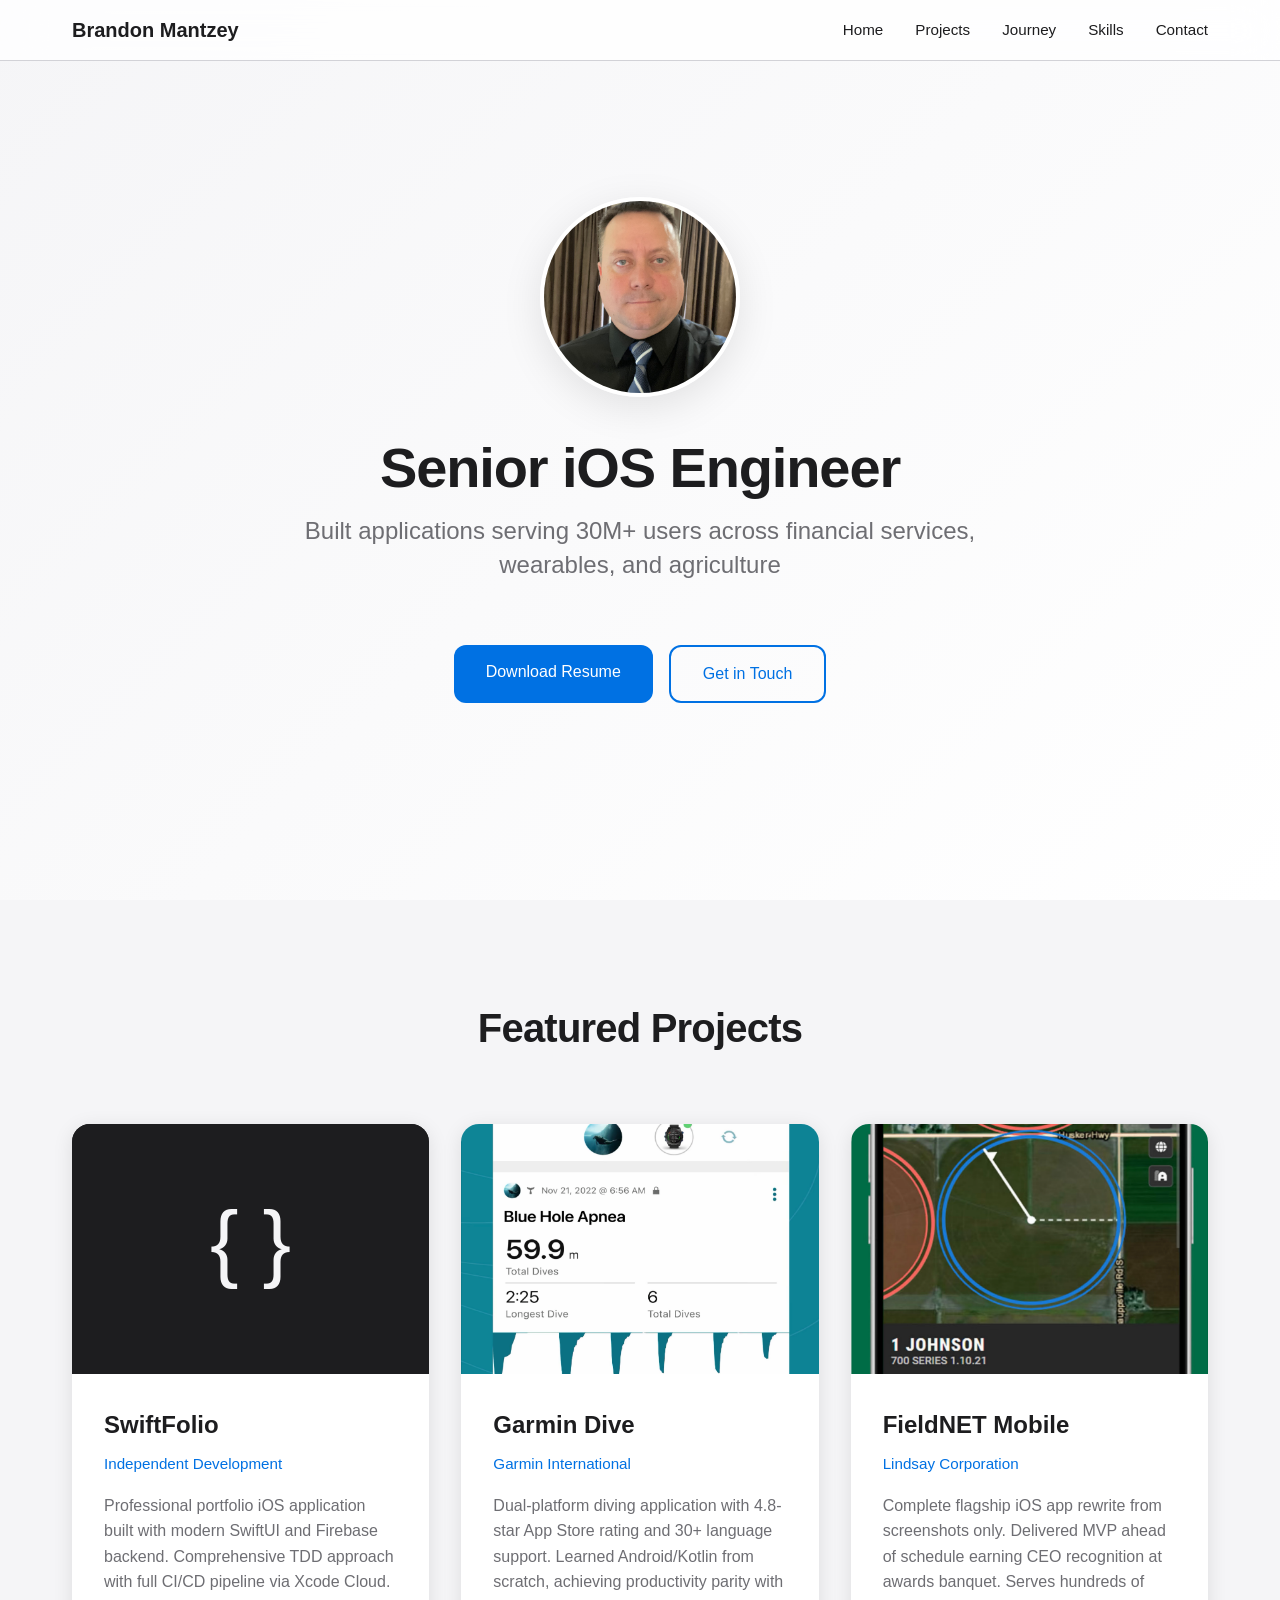
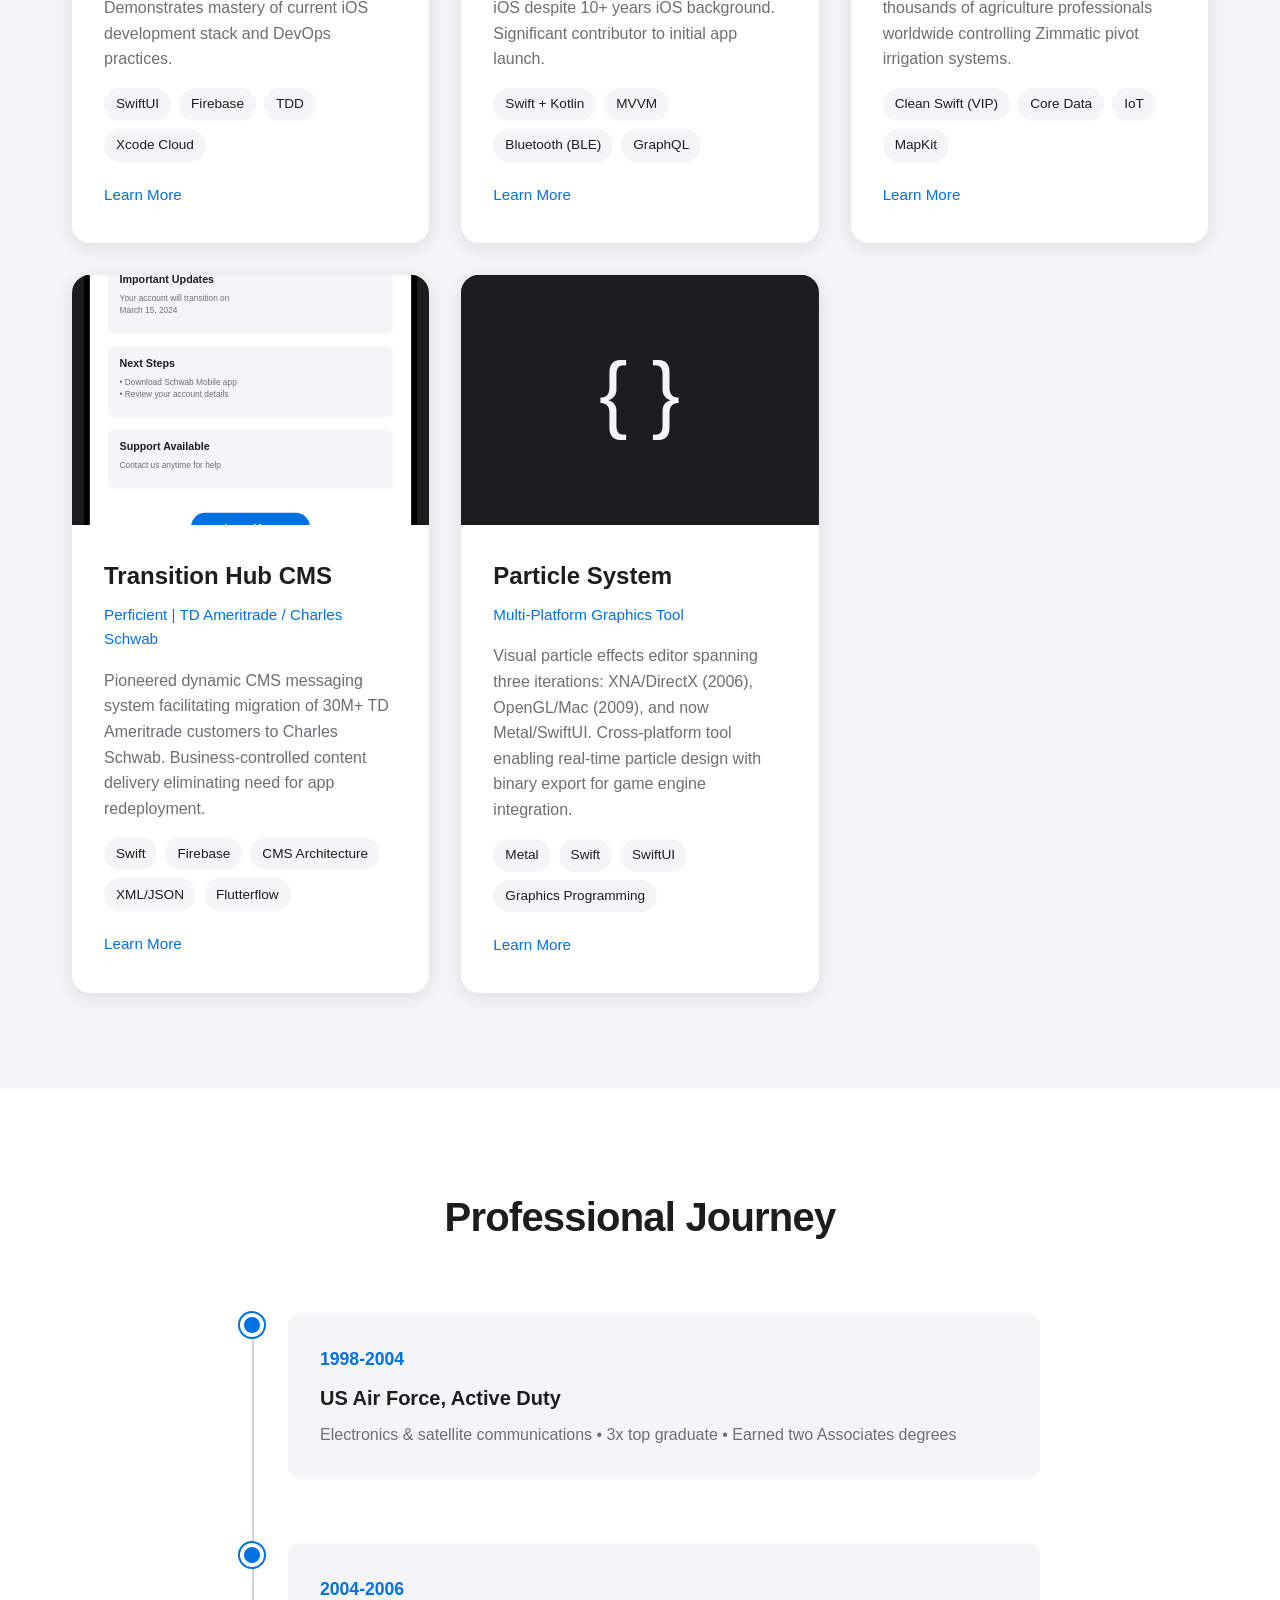
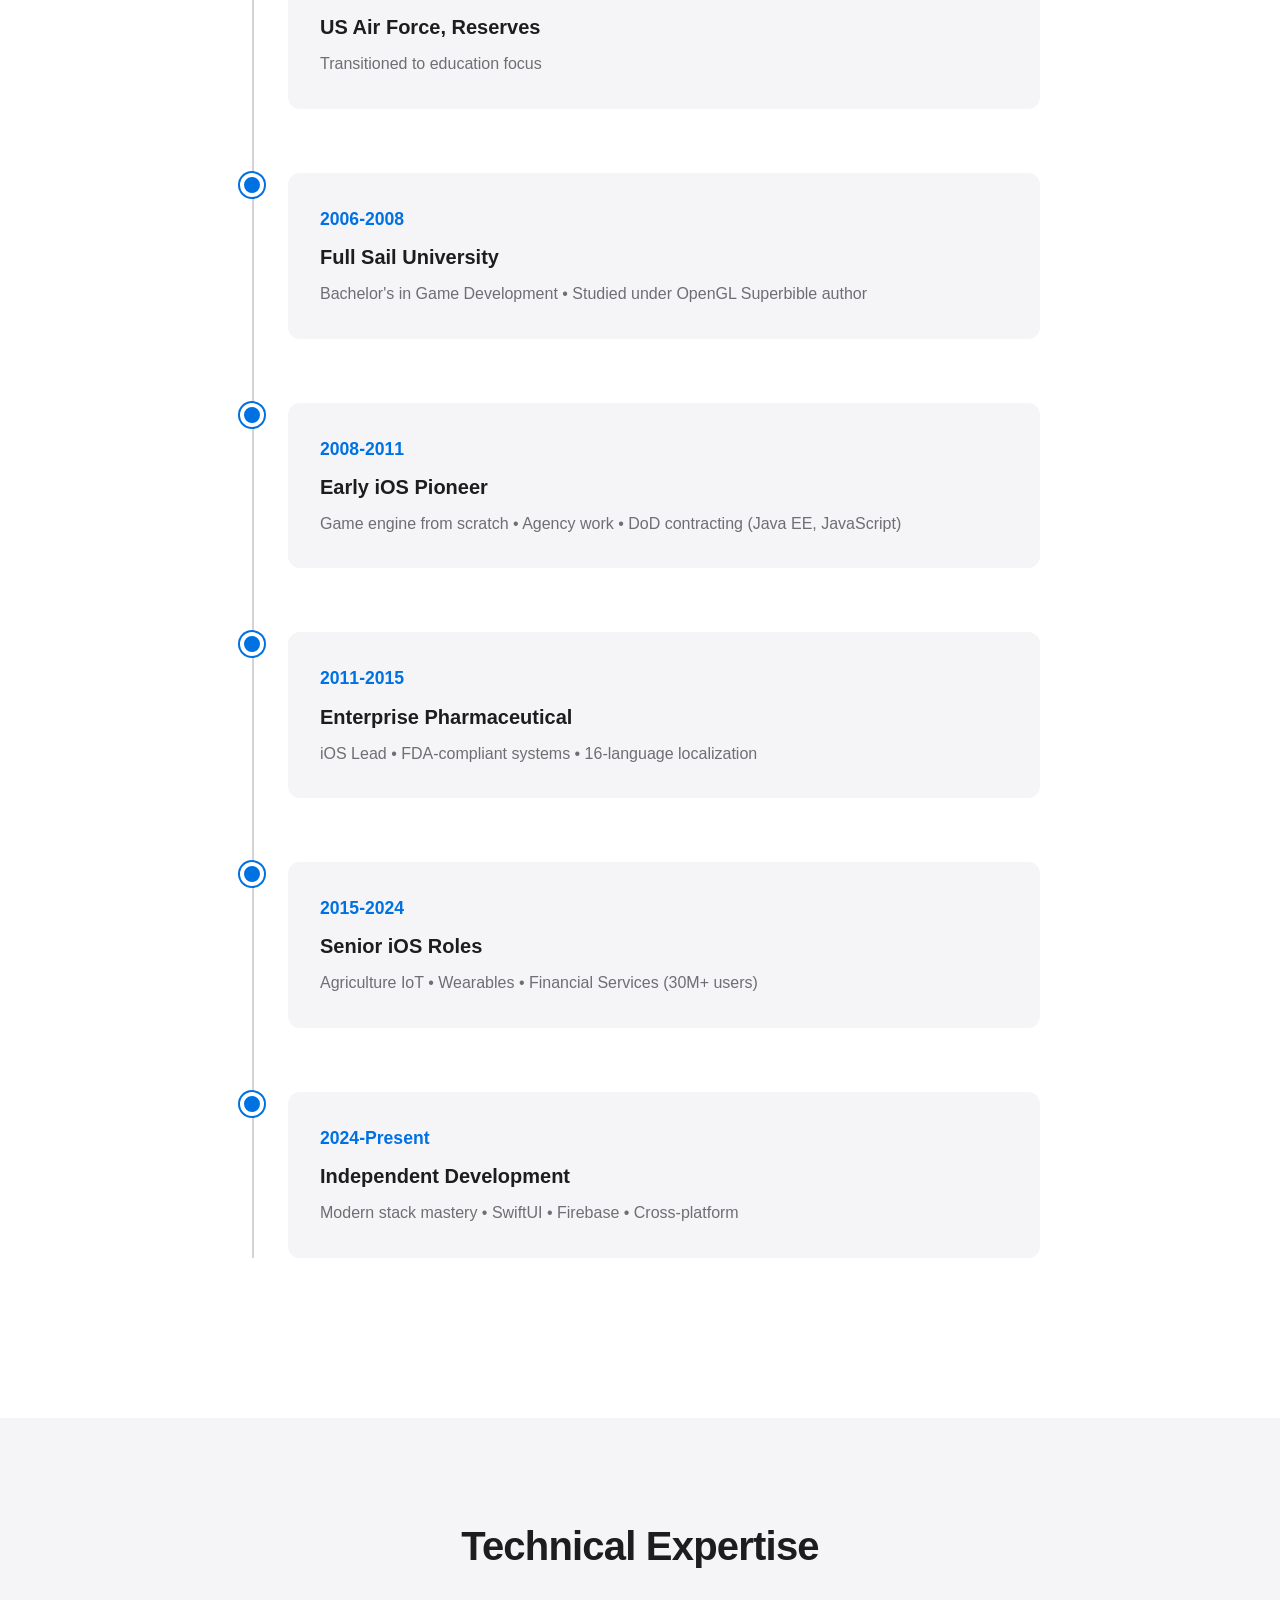
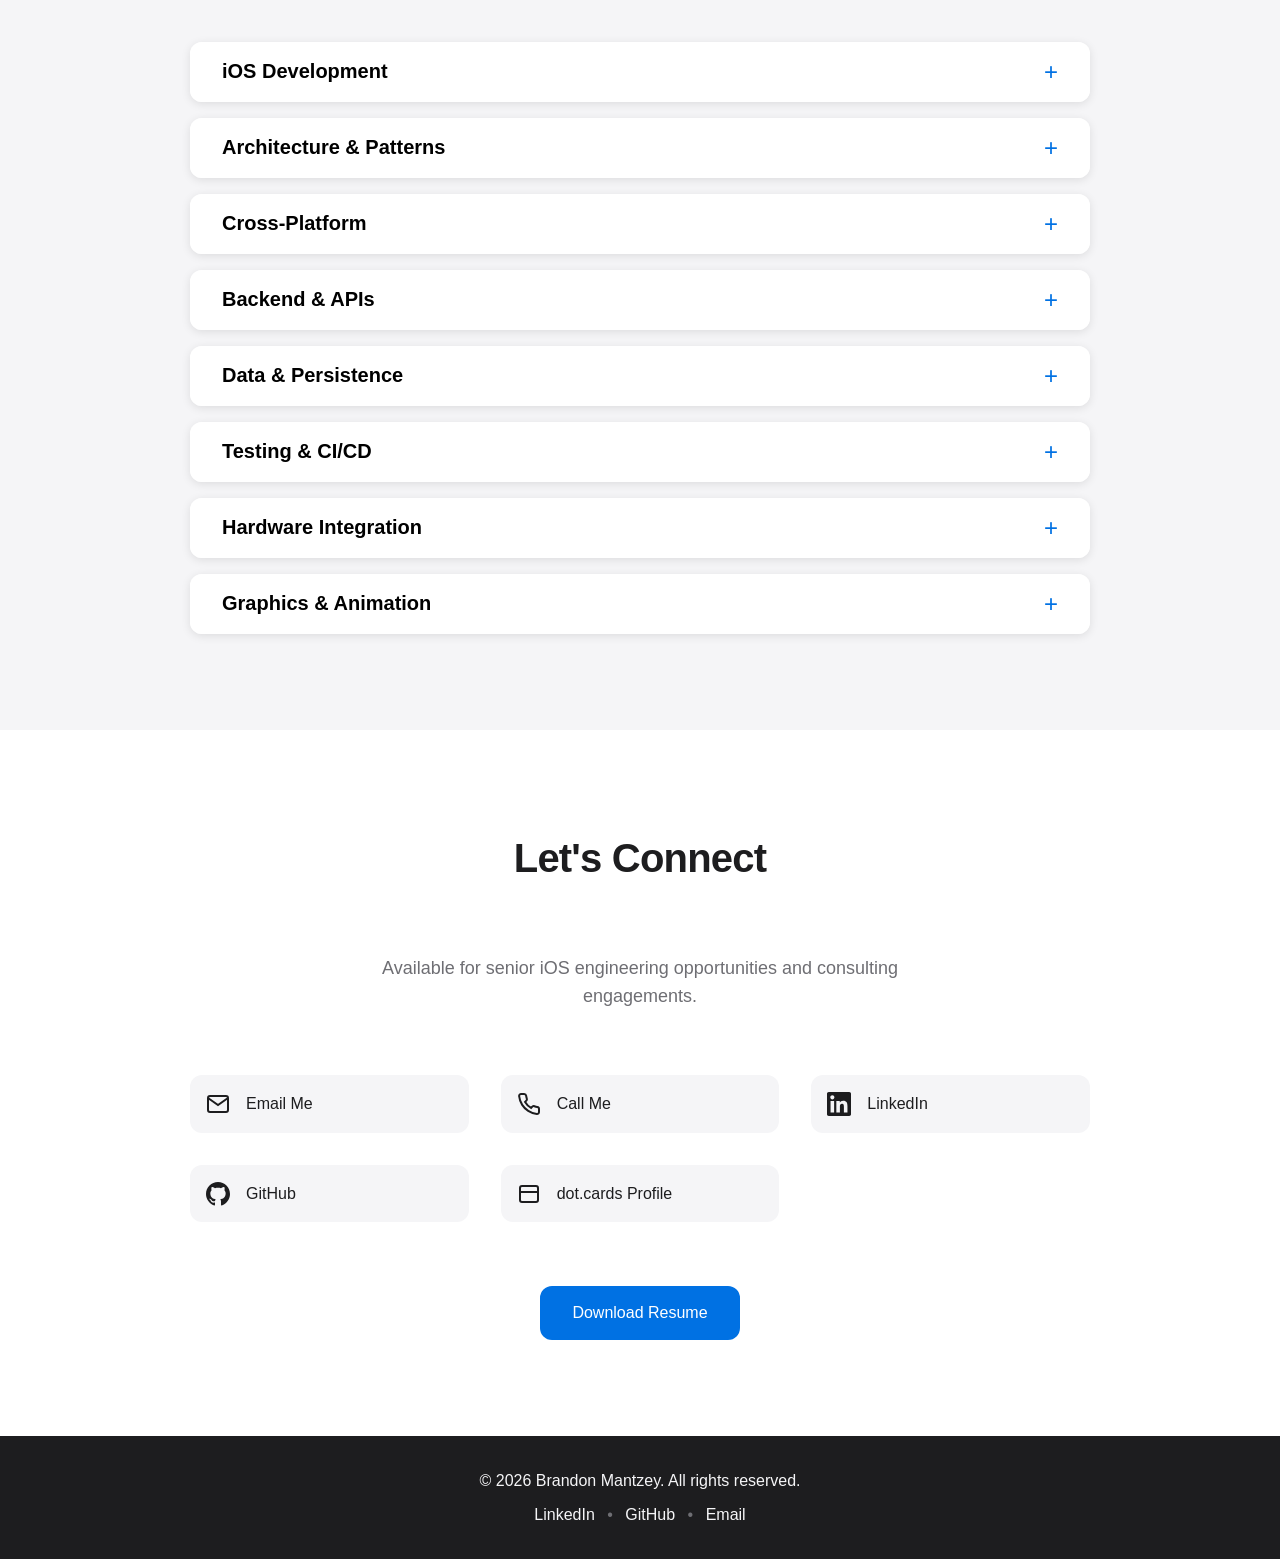
<file: index.html>
<!doctype html>
<html lang="en">
<head>
  <meta charset="utf-8" />
  <meta name="viewport" content="width=device-width,initial-scale=1" />
  <title>Redirecting…</title>

  <!-- Meta-refresh fallback -->
  <meta http-equiv="refresh" content="0;url=/portfolio">

  <!-- Helpful for SEO/crawlers -->
  <link rel="canonical" href="/portfolio">

  <script>
    // Immediate client-side redirect without adding this page to history
    (function () {
      var target = '/portfolio';
      try {
        if (location.pathname !== target) {
          location.replace(target);
        }
      } catch (e) {
        // swallow errors; the meta refresh covers non-JS cases
      }
    })();
  </script>
</head>
<body>
  <p>Brandon Mantzey<a href="/portfolio">portfolio</a>… If you are not redirected automatically, click the link.</p>
</body>
</html>
</file>
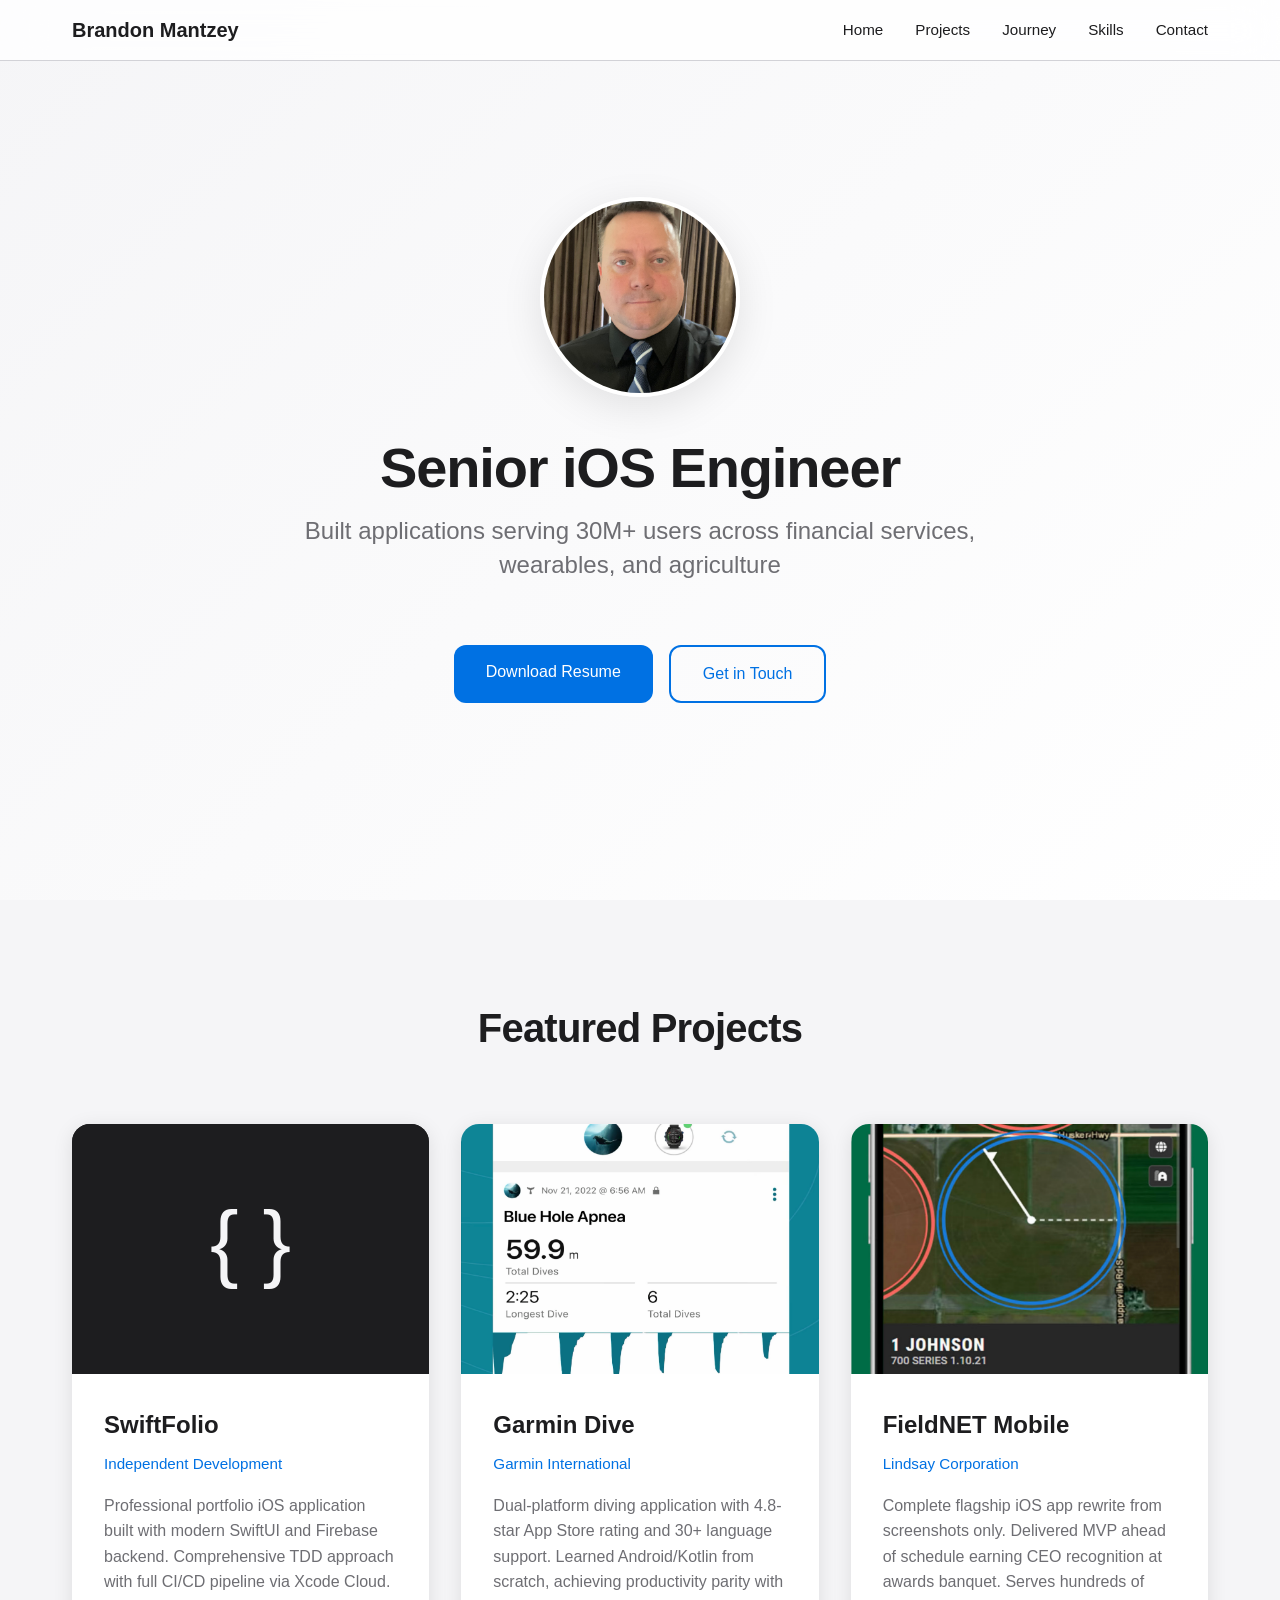
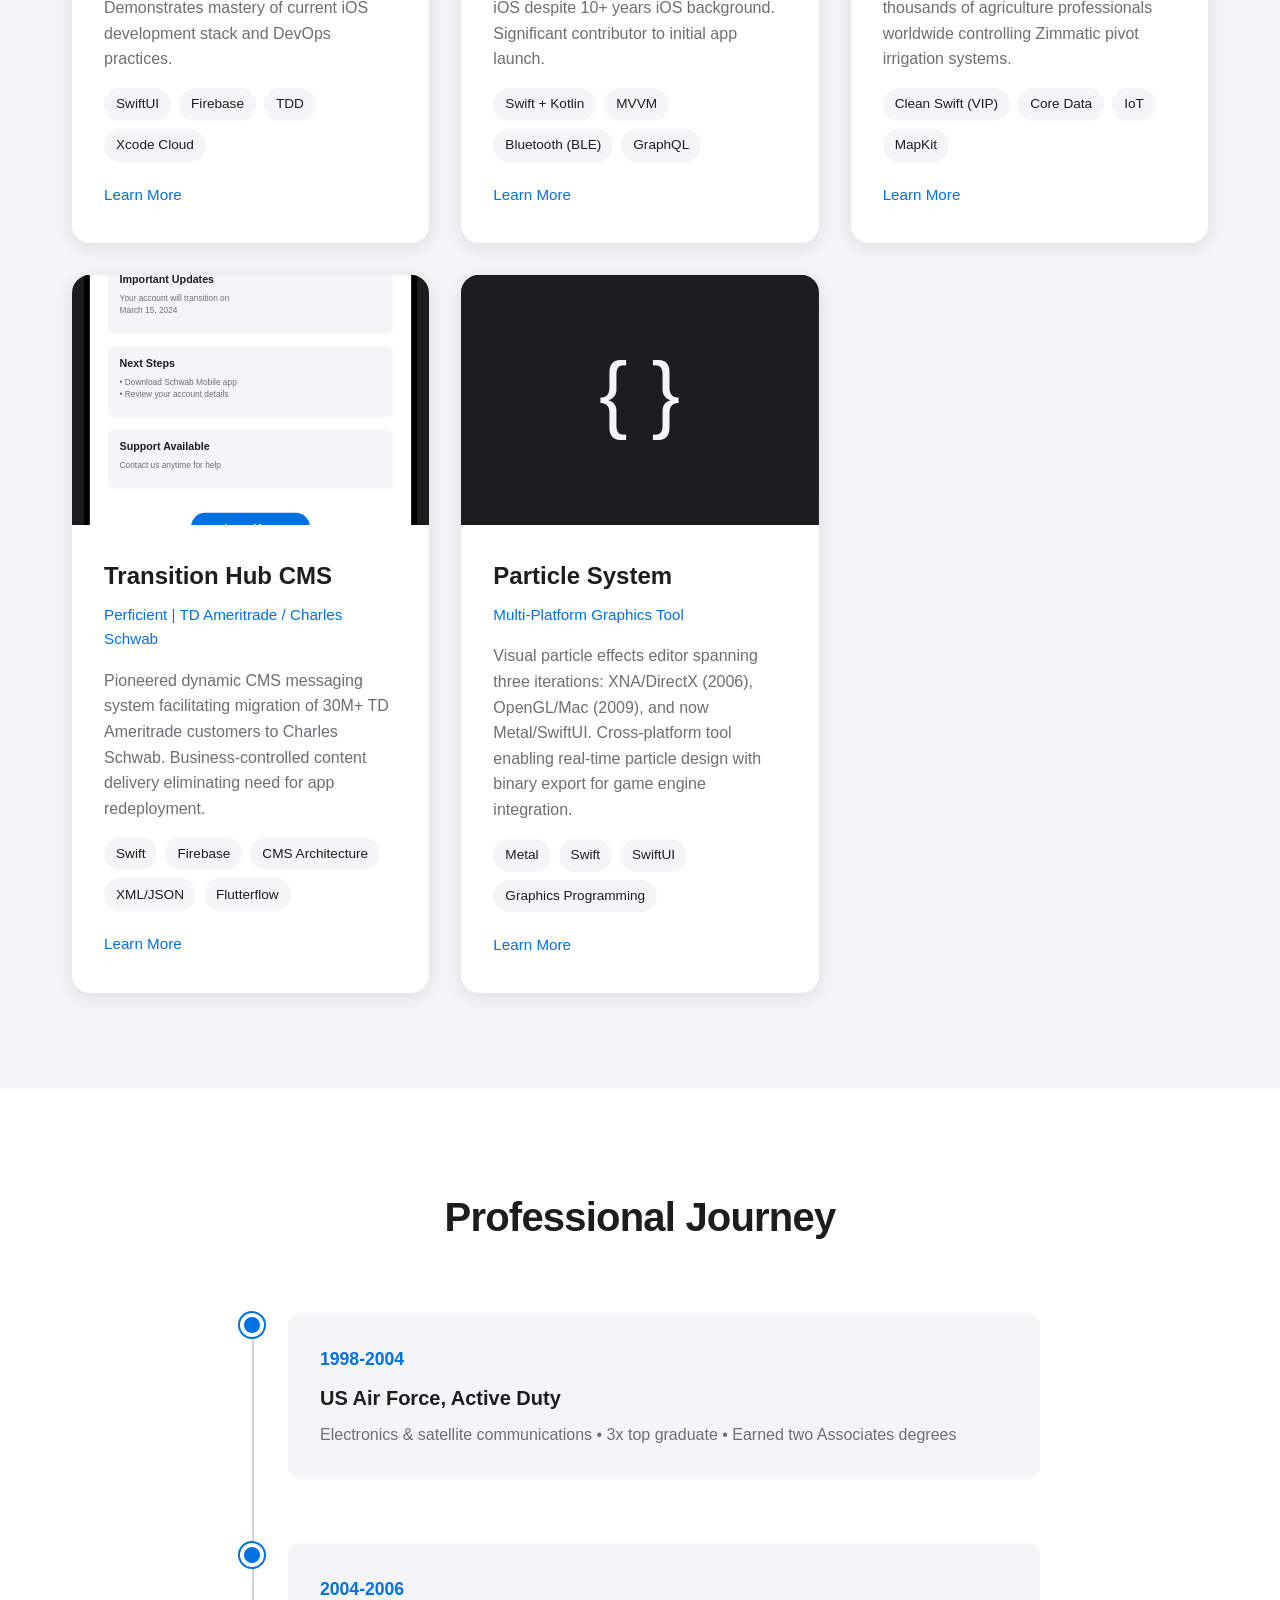
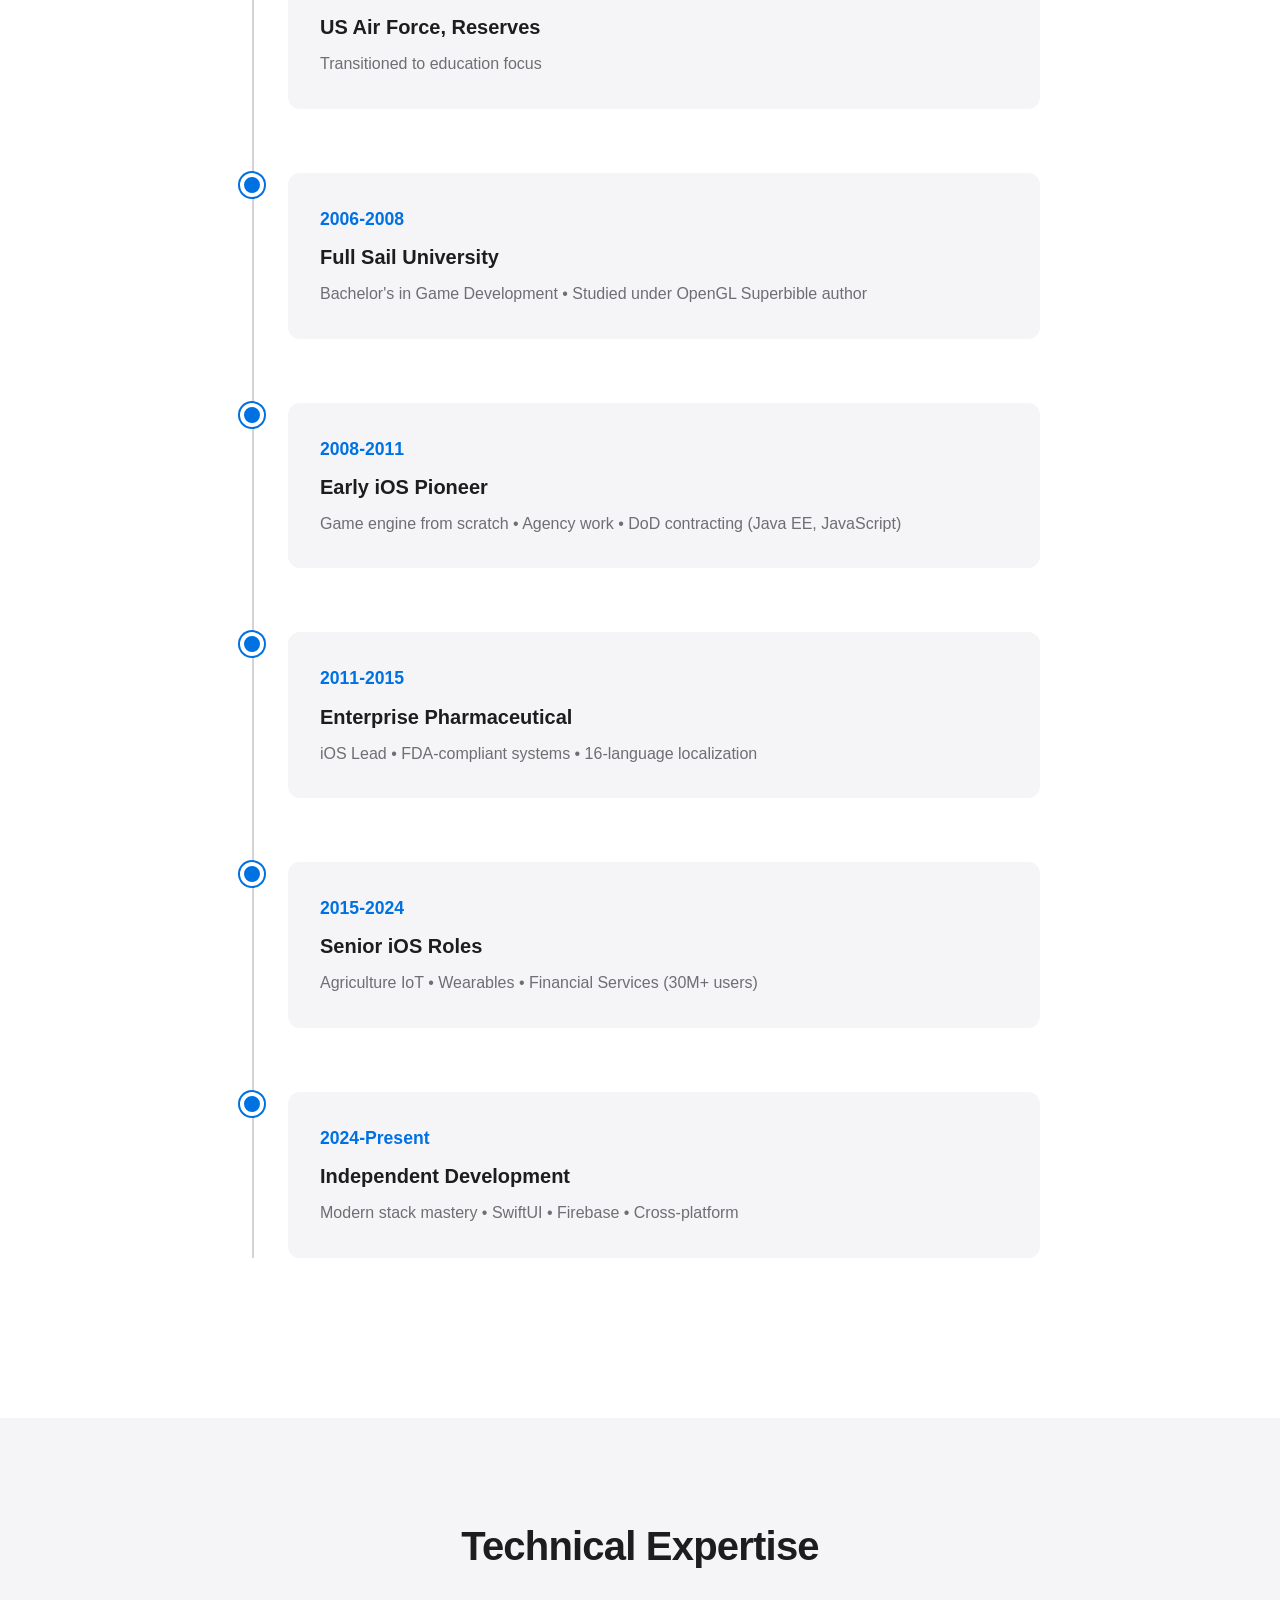
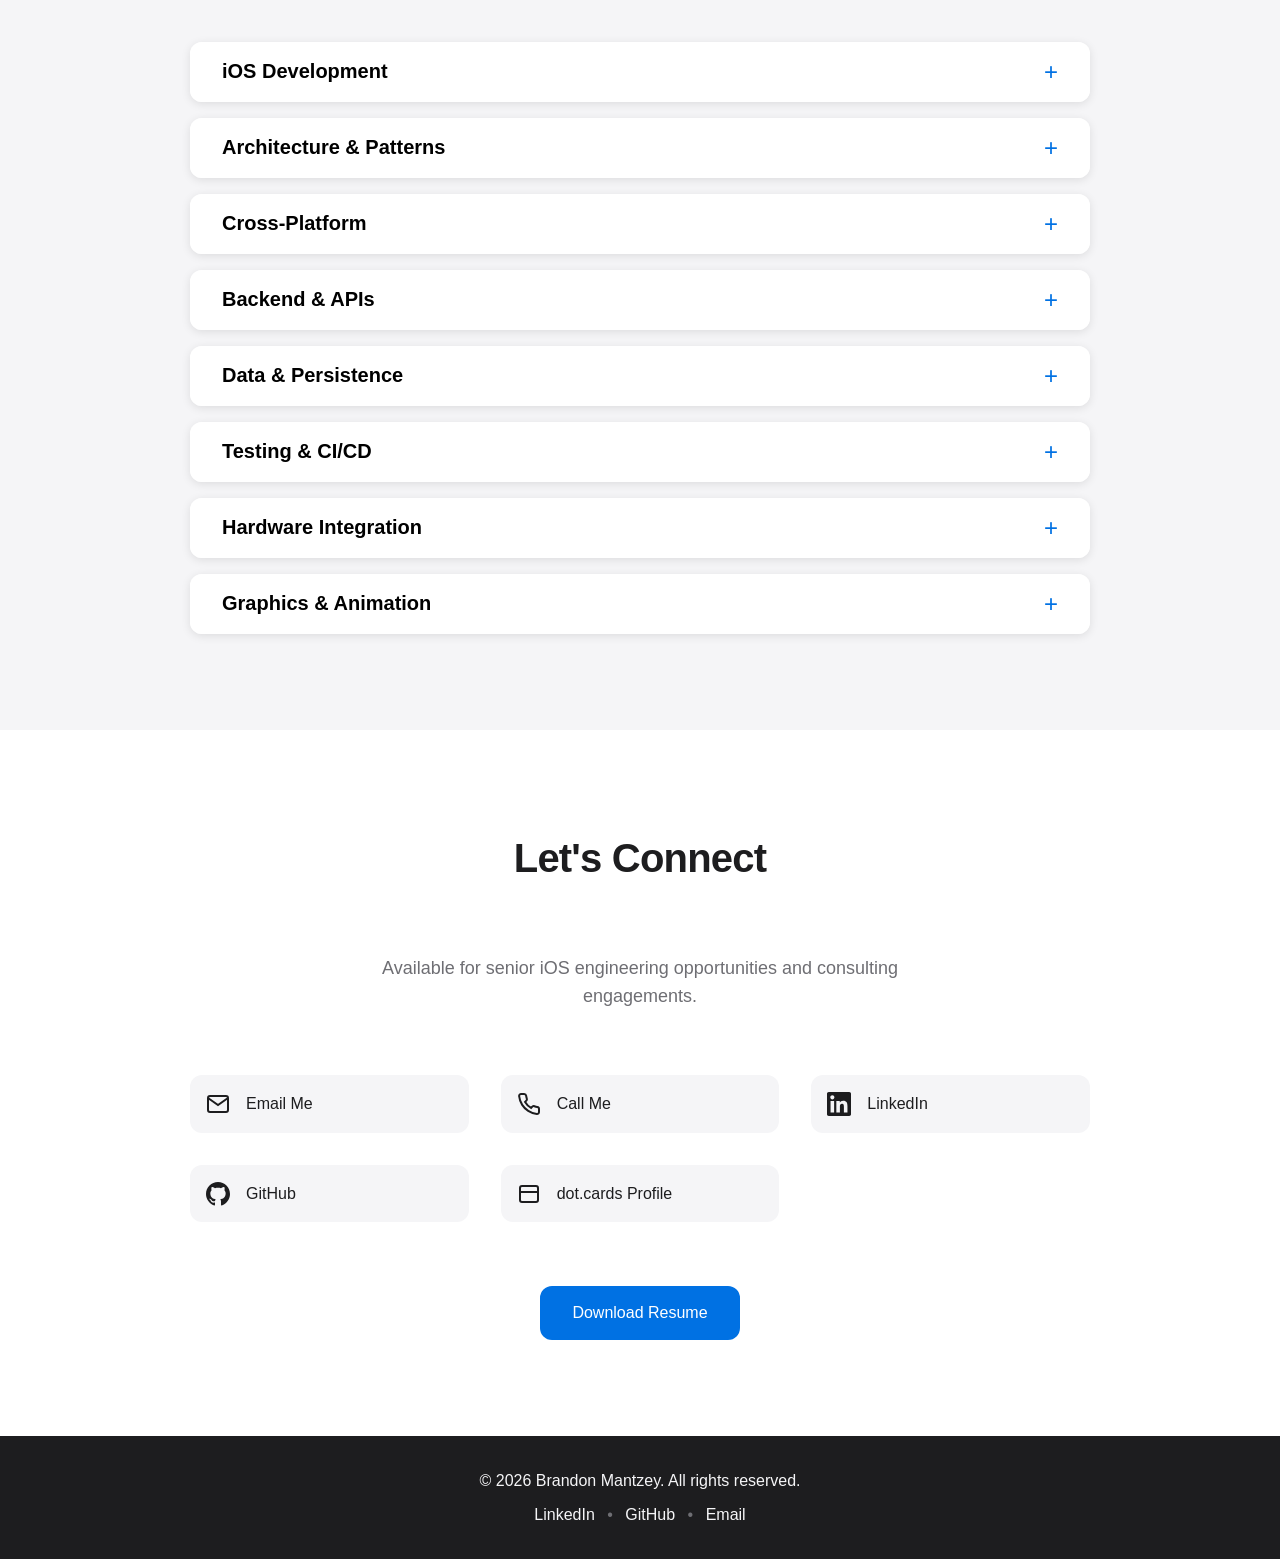
<file: portfolio/index.html>
<!DOCTYPE html>
<html lang="en">
<head>
    <meta charset="UTF-8">
    <meta name="viewport" content="width=device-width, initial-scale=1.0">
    <meta name="description" content="Brandon Mantzey - Senior iOS Engineer with 16+ years building applications serving millions across financial services, wearables, and agriculture">
    <meta name="author" content="Brandon Mantzey">
    <title>Brandon Mantzey | Senior iOS Engineer</title>
    <link rel="stylesheet" href="styles.css">
</head>
<body>
    <!-- Navigation -->
    <nav id="navbar">
        <div class="nav-container">
            <a href="#home" class="nav-logo">Brandon Mantzey</a>
            <button class="nav-toggle" aria-label="Toggle navigation">
                <span></span>
                <span></span>
                <span></span>
            </button>
            <ul class="nav-menu">
                <li><a href="#home" class="nav-link">Home</a></li>
                <li><a href="#projects" class="nav-link">Projects</a></li>
                <li><a href="#journey" class="nav-link">Journey</a></li>
                <li><a href="#skills" class="nav-link">Skills</a></li>
                <li><a href="#contact" class="nav-link">Contact</a></li>
            </ul>
        </div>
    </nav>

    <!-- Hero Section -->
    <section id="home" class="hero">
        <div class="hero-container">
            <div class="hero-content">
                <img src="images/headshot.jpg" alt="Brandon Mantzey" class="hero-image">
                <h1 class="hero-title">Senior iOS Engineer</h1>
                <p class="hero-subtitle">Built applications serving 30M+ users across financial services, wearables, and agriculture</p>
                <div class="hero-cta">
                    <a href="https://bmantzey-portfolio.web.app/documents/resume_en.pdf" target="_blank" class="btn btn-primary">Download Resume</a>
                    <a href="#contact" class="btn btn-secondary">Get in Touch</a>
                </div>
            </div>
        </div>
    </section>

    <!-- Featured Projects -->
    <section id="projects" class="projects">
        <div class="container">
            <h2 class="section-title">Featured Projects</h2>
            <div class="projects-grid">
                
                <!-- Project 1: SwiftFolio -->
                <article class="project-card">
                    <div class="project-image">
                        <div class="project-image-placeholder">
                            <svg viewBox="0 0 200 200" xmlns="http://www.w3.org/2000/svg">
                                <rect width="200" height="200" fill="#1d1d1f"/>
                                <text x="100" y="100" font-family="Arial, sans-serif" font-size="48" fill="#f5f5f7" text-anchor="middle" dominant-baseline="middle">{ }</text>
                            </svg>
                        </div>
                    </div>
                    <div class="project-content">
                        <h3 class="project-title">SwiftFolio</h3>
                        <p class="project-company">Independent Development</p>
                        <p class="project-description">Professional portfolio iOS application built with modern SwiftUI and Firebase backend. Comprehensive TDD approach with full CI/CD pipeline via Xcode Cloud. Demonstrates mastery of current iOS development stack and DevOps practices.</p>
                        <div class="project-tags">
                            <span class="tag">SwiftUI</span>
                            <span class="tag">Firebase</span>
                            <span class="tag">TDD</span>
                            <span class="tag">Xcode Cloud</span>
                        </div>
                        <button class="project-expand" data-project="project1">Learn More</button>
                        <div class="project-details" id="project1">
                            <ul>
                                <li>Built with SwiftUI from ground up demonstrating modern declarative UI development</li>
                                <li>Firebase integration: Authentication, Firestore database, Cloud Hosting for dynamic content</li>
                                <li>Test-driven development with Swift Testing ensuring code quality and reliability</li>
                                <li>Interactive map with guestbook functionality using real-time Firestore synchronization</li>
                                <li>PDF viewer system pulling always-current resume from Firebase Hosting</li>
                                <li>Complete CI/CD pipeline with Xcode Cloud, GitHub integration, and automated TestFlight deployment</li>
                                <li>Jira project management and Agile methodology applied to solo project development</li>
                            </ul>
                            <a href="https://github.com/bmantzey/ProfessionalPortfolio" target="_blank" class="btn btn-small">View on GitHub</a>
                        </div>
                    </div>
                </article>

                <!-- Project 2: Garmin Dive -->
                <article class="project-card">
                    <div class="project-image">
                        <img src="images/app-store/garmin-dive.png" alt="Garmin Dive">
                    </div>
                    <div class="project-content">
                        <h3 class="project-title">Garmin Dive</h3>
                        <p class="project-company">Garmin International</p>
                        <p class="project-description">Dual-platform diving application with 4.8-star App Store rating and 30+ language support. Learned Android/Kotlin from scratch, achieving productivity parity with iOS despite 10+ years iOS background. Significant contributor to initial app launch.</p>
                        <div class="project-tags">
                            <span class="tag">Swift + Kotlin</span>
                            <span class="tag">MVVM</span>
                            <span class="tag">Bluetooth (BLE)</span>
                            <span class="tag">GraphQL</span>
                        </div>
                        <button class="project-expand" data-project="project2">Learn More</button>
                        <div class="project-details" id="project2">
                            <ul>
                                <li>Developed features simultaneously across iOS (Swift) and Android (Kotlin) maintaining platform parity</li>
                                <li>Integrated Garmin's proprietary Bluetooth SDKs (GFDI, MultiLink) for dive computer synchronization</li>
                                <li>Implemented Apollo GraphQL for real-time backend synchronization with offline-first Realm database</li>
                                <li>Built comprehensive Firebase integration (Analytics, Crashlytics, Remote Config, Performance)</li>
                                <li>Delivered production app with 4.8-star rating serving global scuba diving community</li>
                                <li>Adapted to rigorous code review standards and TDD practices using Quick/Nimble frameworks</li>
                            </ul>
                            <a href="https://apps.apple.com/us/app/garmin-dive/id1461262794" target="_blank" class="btn btn-small">View on App Store</a>
                        </div>
                    </div>
                </article>


                <!-- Project 3: Lindsay FieldNET -->
                <article class="project-card">
                    <div class="project-image">
                        <img src="images/app-store/fieldnet.png" alt="FieldNET Mobile">
                    </div>
                    <div class="project-content">
                        <h3 class="project-title">FieldNET Mobile</h3>
                        <p class="project-company">Lindsay Corporation</p>
                        <p class="project-description">Complete flagship iOS app rewrite from screenshots only. Delivered MVP ahead of schedule earning CEO recognition at awards banquet. Serves hundreds of thousands of agriculture professionals worldwide controlling Zimmatic pivot irrigation systems.</p>
                        <div class="project-tags">
                            <span class="tag">Clean Swift (VIP)</span>
                            <span class="tag">Core Data</span>
                            <span class="tag">IoT</span>
                            <span class="tag">MapKit</span>
                        </div>
                        <button class="project-expand" data-project="project3">Learn More</button>
                        <div class="project-details" id="project3">
                            <ul>
                                <li>Clean Swift Architecture (VIP) pattern demonstrating scalable architecture ownership</li>
                                <li>Built offline-first system enabling reliable operation in remote agricultural locations without connectivity</li>
                                <li>Implemented Variable Rate Irrigation (VRI) control for precision agriculture and water conservation</li>
                                <li>Collaborated with backend team optimizing API schemas for mobile consumption and server performance</li>
                                <li>Led Android consultant team maintaining feature parity across platforms</li>
                                <li>6-language localization supporting global agricultural markets</li>
                            </ul>
                            <a href="https://apps.apple.com/us/app/fieldnet/id1263117100" target="_blank" class="btn btn-small">View on App Store</a>
                        </div>
                    </div>
                </article>


                <!-- Project 4: Perficient Transition Hub -->
                <article class="project-card">
                    <div class="project-image">
                        <img src="images/projects/transition-hub-mockup.svg" alt="Transition Hub">
                    </div>
                    <div class="project-content">
                        <h3 class="project-title">Transition Hub CMS</h3>
                        <p class="project-company">Perficient | TD Ameritrade / Charles Schwab</p>
                        <p class="project-description">Pioneered dynamic CMS messaging system facilitating migration of 30M+ TD Ameritrade customers to Charles Schwab. Business-controlled content delivery eliminating need for app redeployment.</p>
                        <div class="project-tags">
                            <span class="tag">Swift</span>
                            <span class="tag">Firebase</span>
                            <span class="tag">CMS Architecture</span>
                            <span class="tag">XML/JSON</span>
                            <span class="tag">Flutterflow</span>
                        </div>
                        <button class="project-expand" data-project="project4">Learn More</button>
                        <div class="project-details" id="project4">
                            <ul>
                                <li>Architected XML/JSON-based messaging system giving business complete control over customer communications without engineering intervention</li>
                                <li>Maintained 3 iOS applications simultaneously (TDA Mobile, TDA Authenticator, Schwab Mobile) serving 13.5M+ users</li>
                                <li>System praised as "essential to delivering phase of transition hub on time" with "almost no issues"</li>
                                <li>Implemented Firebase Analytics providing clickstream data for user behavior analysis</li>
                            </ul>
                        </div>
                    </div>
                </article>


                <!-- Project 5: Particle System -->
                <article class="project-card">
                    <div class="project-image">
                        <div class="project-image-placeholder">
                            <svg viewBox="0 0 200 200" xmlns="http://www.w3.org/2000/svg">
                                <rect width="200" height="200" fill="#1d1d1f"/>
                                <text x="100" y="100" font-family="Arial, sans-serif" font-size="48" fill="#f5f5f7" text-anchor="middle" dominant-baseline="middle">{ }</text>
                            </svg>
                        </div>
                    </div>
                    <div class="project-content">
                        <h3 class="project-title">Particle System</h3>
                        <p class="project-company">Multi-Platform Graphics Tool</p>
                        <p class="project-description">Visual particle effects editor spanning three iterations: XNA/DirectX (2006), OpenGL/Mac (2009), and now Metal/SwiftUI. Cross-platform tool enabling real-time particle design with binary export for game engine integration.</p>
                        <div class="project-tags">
                            <span class="tag">Metal</span>
                            <span class="tag">Swift</span>
                            <span class="tag">SwiftUI</span>
                            <span class="tag">Graphics Programming</span>
                        </div>
                        <button class="project-expand" data-project="project5">Learn More</button>
                        <div class="project-details" id="project5">
                            <ul>
                                <li>Original system: Created with XNA Framework and DirectX using C# at Full Sail University (2006)</li>
                                <li>First production use: Ported to OpenGL/Objective-C Mac app for Wild Wild Train iOS game at Stratogon (2009)</li>
                                <li>Current iteration: Complete rewrite using Apple Metal, Swift, and SwiftUI for modern macOS and iOS</li>
                                <li>Leverages knowledge from two previous iterations while reusing critical optimization components</li>
                                <li>Multi-platform architecture supporting both Mac and iOS from single codebase</li>
                                <li>Features texture import, real-time particle preview, and binary export format for game engine integration</li>
                                <li>Learning-focused development: Using ChatGPT as guide to master Metal graphics pipeline and modern best practices</li>
                                <li>Demonstrates evolution of graphics programming expertise across 18+ years and multiple technology stacks</li>
                            </ul>
                            <a href="https://github.com/bmantzey/ParticleSystem" target="_blank" class="btn btn-small">View on GitHub</a>
                        </div>
                    </div>
                </article>


            </div>
        </div>
    </section>

    <!-- Journey Timeline -->
    <section id="journey" class="journey">
        <div class="container">
            <h2 class="section-title">Professional Journey</h2>
            <div class="timeline">
                
                <div class="timeline-item">
                    <div class="timeline-marker"></div>
                    <div class="timeline-content">
                        <h3 class="timeline-year">1998-2004</h3>
                        <h4 class="timeline-title">US Air Force, Active Duty</h4>
                        <p class="timeline-description">Electronics & satellite communications • 3x top graduate • Earned two Associates degrees</p>
                    </div>
                </div>

                <div class="timeline-item">
                    <div class="timeline-marker"></div>
                    <div class="timeline-content">
                        <h3 class="timeline-year">2004-2006</h3>
                        <h4 class="timeline-title">US Air Force, Reserves</h4>
                        <p class="timeline-description">Transitioned to education focus</p>
                    </div>
                </div>

                <div class="timeline-item">
                    <div class="timeline-marker"></div>
                    <div class="timeline-content">
                        <h3 class="timeline-year">2006-2008</h3>
                        <h4 class="timeline-title">Full Sail University</h4>
                        <p class="timeline-description">Bachelor's in Game Development • Studied under OpenGL Superbible author</p>
                    </div>
                </div>

                <div class="timeline-item">
                    <div class="timeline-marker"></div>
                    <div class="timeline-content">
                        <h3 class="timeline-year">2008-2011</h3>
                        <h4 class="timeline-title">Early iOS Pioneer</h4>
                        <p class="timeline-description">Game engine from scratch • Agency work • DoD contracting (Java EE, JavaScript)</p>
                    </div>
                </div>

                <div class="timeline-item">
                    <div class="timeline-marker"></div>
                    <div class="timeline-content">
                        <h3 class="timeline-year">2011-2015</h3>
                        <h4 class="timeline-title">Enterprise Pharmaceutical</h4>
                        <p class="timeline-description">iOS Lead • FDA-compliant systems • 16-language localization</p>
                    </div>
                </div>

                <div class="timeline-item">
                    <div class="timeline-marker"></div>
                    <div class="timeline-content">
                        <h3 class="timeline-year">2015-2024</h3>
                        <h4 class="timeline-title">Senior iOS Roles</h4>
                        <p class="timeline-description">Agriculture IoT • Wearables • Financial Services (30M+ users)</p>
                    </div>
                </div>

                <div class="timeline-item">
                    <div class="timeline-marker"></div>
                    <div class="timeline-content">
                        <h3 class="timeline-year">2024-Present</h3>
                        <h4 class="timeline-title">Independent Development</h4>
                        <p class="timeline-description">Modern stack mastery • SwiftUI • Firebase • Cross-platform</p>
                    </div>
                </div>

            </div>
        </div>
    </section>

    <!-- Technical Skills -->
    <section id="skills" class="skills">
        <div class="container">
            <h2 class="section-title">Technical Expertise</h2>
            
            <div class="skills-grid">
                
                <!-- iOS Development -->
                <div class="skill-category">
                    <button class="skill-header">
                        <h3>iOS Development</h3>
                        <span class="skill-toggle">+</span>
                    </button>
                    <div class="skill-content">
                        <div class="skill-subsection">
                            <strong>Languages:</strong> Swift • Objective-C • C • C++
                        </div>
                        <div class="skill-subsection">
                            <strong>Frameworks:</strong> UIKit • SwiftUI • Core Data • Combine • MapKit • Core Location • Core Animation • Core Graphics
                        </div>
                        <div class="skill-subsection">
                            <strong>Tools:</strong> Xcode • Interface Builder • Instruments • TestFlight • App Store Connect
                        </div>
                    </div>
                </div>

                <!-- Architecture & Patterns -->
                <div class="skill-category">
                    <button class="skill-header">
                        <h3>Architecture & Patterns</h3>
                        <span class="skill-toggle">+</span>
                    </button>
                    <div class="skill-content">
                        <div class="skill-subsection">
                            <strong>Patterns:</strong> Clean Swift Architecture (VIP) • MVVM • Coordinator • MVC • Protocol-Oriented Programming • Object-Oriented Programming
                        </div>
                        <div class="skill-subsection">
                            <strong>Principles:</strong> SOLID • Dependency Injection • Repository Pattern • Factory Pattern • Observer Pattern
                        </div>
                    </div>
                </div>

                <!-- Cross-Platform -->
                <div class="skill-category">
                    <button class="skill-header">
                        <h3>Cross-Platform</h3>
                        <span class="skill-toggle">+</span>
                    </button>
                    <div class="skill-content">
                        <div class="skill-subsection">
                            <strong>Android:</strong> Kotlin • Android SDK • Android Studio • Gradle
                        </div>
                        <div class="skill-subsection">
                            <strong>Other:</strong> Flutter/Dart (certified) • JavaScript • Java
                        </div>
                    </div>
                </div>

                <!-- Backend & APIs -->
                <div class="skill-category">
                    <button class="skill-header">
                        <h3>Backend & APIs</h3>
                        <span class="skill-toggle">+</span>
                    </button>
                    <div class="skill-content">
                        <div class="skill-subsection">
                            <strong>Networking:</strong> REST • GraphQL • Alamofire • URLSession
                        </div>
                        <div class="skill-subsection">
                            <strong>Data:</strong> JSON • XML • OAuth2
                        </div>
                        <div class="skill-subsection">
                            <strong>Cloud:</strong> Firebase (Analytics, Crashlytics, Firestore, Auth, Hosting)
                        </div>
                    </div>
                </div>

                <!-- Data & Persistence -->
                <div class="skill-category">
                    <button class="skill-header">
                        <h3>Data & Persistence</h3>
                        <span class="skill-toggle">+</span>
                    </button>
                    <div class="skill-content">
                        <div class="skill-subsection">
                            <strong>iOS:</strong> Core Data • Realm • UserDefaults • Keychain • NSCoding • Codable
                        </div>
                        <div class="skill-subsection">
                            <strong>Database:</strong> SQLite • Firebase Firestore • Offline-first architecture
                        </div>
                    </div>
                </div>

                <!-- Testing & CI/CD -->
                <div class="skill-category">
                    <button class="skill-header">
                        <h3>Testing & CI/CD</h3>
                        <span class="skill-toggle">+</span>
                    </button>
                    <div class="skill-content">
                        <div class="skill-subsection">
                            <strong>Testing:</strong> Swift Testing • XCTest • TDD • Unit Testing
                        </div>
                        <div class="skill-subsection">
                            <strong>CI/CD:</strong> Jenkins • Xcode Cloud • GitHub Actions • TestFlight automation
                        </div>
                        <div class="skill-subsection">
                            <strong>Version Control:</strong> Git • GitHub • Bitbucket • Mercurial • SVN
                        </div>
                    </div>
                </div>

                <!-- Hardware & Sensors -->
                <div class="skill-category">
                    <button class="skill-header">
                        <h3>Hardware Integration</h3>
                        <span class="skill-toggle">+</span>
                    </button>
                    <div class="skill-content">
                        <div class="skill-subsection">
                            <strong>Bluetooth:</strong> BLE (Bluetooth Low Energy) • External Accessory Framework • Proprietary SDKs
                        </div>
                        <div class="skill-subsection">
                            <strong>Sensors:</strong> Core Location • Camera • Photo Library
                        </div>
                    </div>
                </div>

                <!-- Graphics & Animation -->
                <div class="skill-category">
                    <button class="skill-header">
                        <h3>Graphics & Animation</h3>
                        <span class="skill-toggle">+</span>
                    </button>
                    <div class="skill-content">
                        <div class="skill-subsection">
                            <strong>iOS Graphics:</strong> Core Graphics • Core Animation • Custom Drawing
                        </div>
                        <div class="skill-subsection">
                            <strong>Game Graphics:</strong> DirectX • OpenGL • OpenGL ES • THREE.js • Particle Systems
                        </div>
                    </div>
                </div>

            </div>
        </div>
    </section>

    <!-- Contact -->
    <section id="contact" class="contact">
        <div class="container">
            <h2 class="section-title">Let's Connect</h2>
            <p class="contact-intro">Available for senior iOS engineering opportunities and consulting engagements.</p>
            
            <div class="contact-links">
                <a href="mailto:brandon@mantzey.com" class="contact-link">
                    <svg class="contact-icon" viewBox="0 0 24 24" fill="none" stroke="currentColor" stroke-width="2">
                        <path d="M4 4h16c1.1 0 2 .9 2 2v12c0 1.1-.9 2-2 2H4c-1.1 0-2-.9-2-2V6c0-1.1.9-2 2-2z"></path>
                        <polyline points="22,6 12,13 2,6"></polyline>
                    </svg>
                    <span>Email Me</span>
                </a>
                
                <a href="tel:+14022136348" class="contact-link">
                    <svg class="contact-icon" viewBox="0 0 24 24" fill="none" stroke="currentColor" stroke-width="2">
                        <path d="M22 16.92v3a2 2 0 0 1-2.18 2 19.79 19.79 0 0 1-8.63-3.07 19.5 19.5 0 0 1-6-6 19.79 19.79 0 0 1-3.07-8.67A2 2 0 0 1 4.11 2h3a2 2 0 0 1 2 1.72 12.84 12.84 0 0 0 .7 2.81 2 2 0 0 1-.45 2.11L8.09 9.91a16 16 0 0 0 6 6l1.27-1.27a2 2 0 0 1 2.11-.45 12.84 12.84 0 0 0 2.81.7A2 2 0 0 1 22 16.92z"></path>
                    </svg>
                    <span>Call Me</span>
                </a>
                
                <a href="https://linkedin.com/in/bmantzey" target="_blank" class="contact-link">
                    <svg class="contact-icon" viewBox="0 0 24 24" fill="currentColor">
                        <path d="M20.447 20.452h-3.554v-5.569c0-1.328-.027-3.037-1.852-3.037-1.853 0-2.136 1.445-2.136 2.939v5.667H9.351V9h3.414v1.561h.046c.477-.9 1.637-1.85 3.37-1.85 3.601 0 4.267 2.37 4.267 5.455v6.286zM5.337 7.433c-1.144 0-2.063-.926-2.063-2.065 0-1.138.92-2.063 2.063-2.063 1.14 0 2.064.925 2.064 2.063 0 1.139-.925 2.065-2.064 2.065zm1.782 13.019H3.555V9h3.564v11.452zM22.225 0H1.771C.792 0 0 .774 0 1.729v20.542C0 23.227.792 24 1.771 24h20.451C23.2 24 24 23.227 24 22.271V1.729C24 .774 23.2 0 22.222 0h.003z"/>
                    </svg>
                    <span>LinkedIn</span>
                </a>
                
                <a href="https://github.com/bmantzey" target="_blank" class="contact-link">
                    <svg class="contact-icon" viewBox="0 0 24 24" fill="currentColor">
                        <path d="M12 0c-6.626 0-12 5.373-12 12 0 5.302 3.438 9.8 8.207 11.387.599.111.793-.261.793-.577v-2.234c-3.338.726-4.033-1.416-4.033-1.416-.546-1.387-1.333-1.756-1.333-1.756-1.089-.745.083-.729.083-.729 1.205.084 1.839 1.237 1.839 1.237 1.07 1.834 2.807 1.304 3.492.997.107-.775.418-1.305.762-1.604-2.665-.305-5.467-1.334-5.467-5.931 0-1.311.469-2.381 1.236-3.221-.124-.303-.535-1.524.117-3.176 0 0 1.008-.322 3.301 1.23.957-.266 1.983-.399 3.003-.404 1.02.005 2.047.138 3.006.404 2.291-1.552 3.297-1.23 3.297-1.23.653 1.653.242 2.874.118 3.176.77.84 1.235 1.911 1.235 3.221 0 4.609-2.807 5.624-5.479 5.921.43.372.823 1.102.823 2.222v3.293c0 .319.192.694.801.576 4.765-1.589 8.199-6.086 8.199-11.386 0-6.627-5.373-12-12-12z"/>
                    </svg>
                    <span>GitHub</span>
                </a>
                
                <a href="https://dot.cards/bmantzey" target="_blank" class="contact-link">
                    <svg class="contact-icon" viewBox="0 0 24 24" fill="none" stroke="currentColor" stroke-width="2">
                        <rect x="3" y="4" width="18" height="16" rx="2"></rect>
                        <line x1="3" y1="10" x2="21" y2="10"></line>
                    </svg>
                    <span>dot.cards Profile</span>
                </a>
            </div>
            
            <div class="contact-resume">
                <a href="https://bmantzey-portfolio.web.app/documents/resume_en.pdf" target="_blank" class="btn btn-primary">Download Resume</a>
            </div>
        </div>
    </section>

    <!-- Footer -->
    <footer class="footer">
        <div class="container">
            <p>&copy; 2026 Brandon Mantzey. All rights reserved.</p>
            <p class="footer-links">
                <a href="https://linkedin.com/in/bmantzey" target="_blank">LinkedIn</a>
                <span>•</span>
                <a href="https://github.com/bmantzey" target="_blank">GitHub</a>
                <span>•</span>
                <a href="mailto:brandon@mantzey.com">Email</a>
            </p>
        </div>
    </footer>

    <script src="script.js"></script>
</body>
</html>
</file>
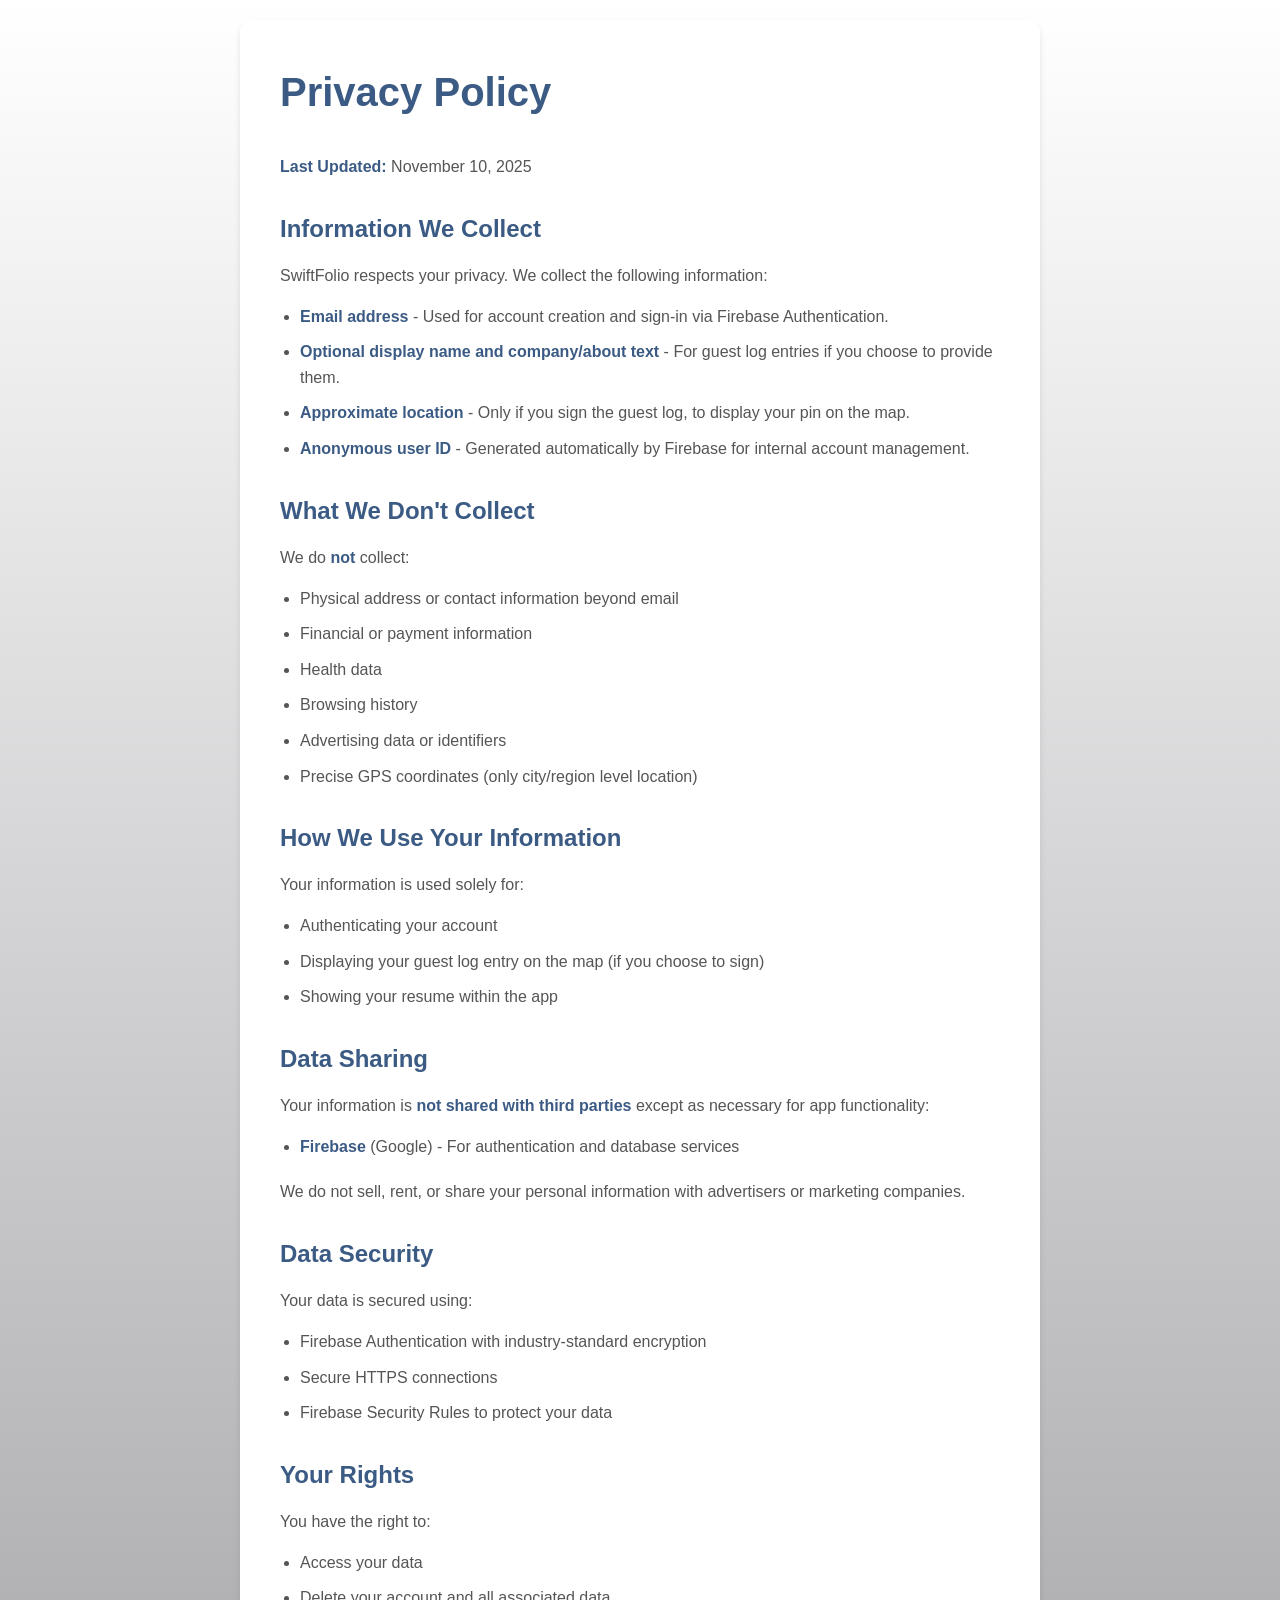
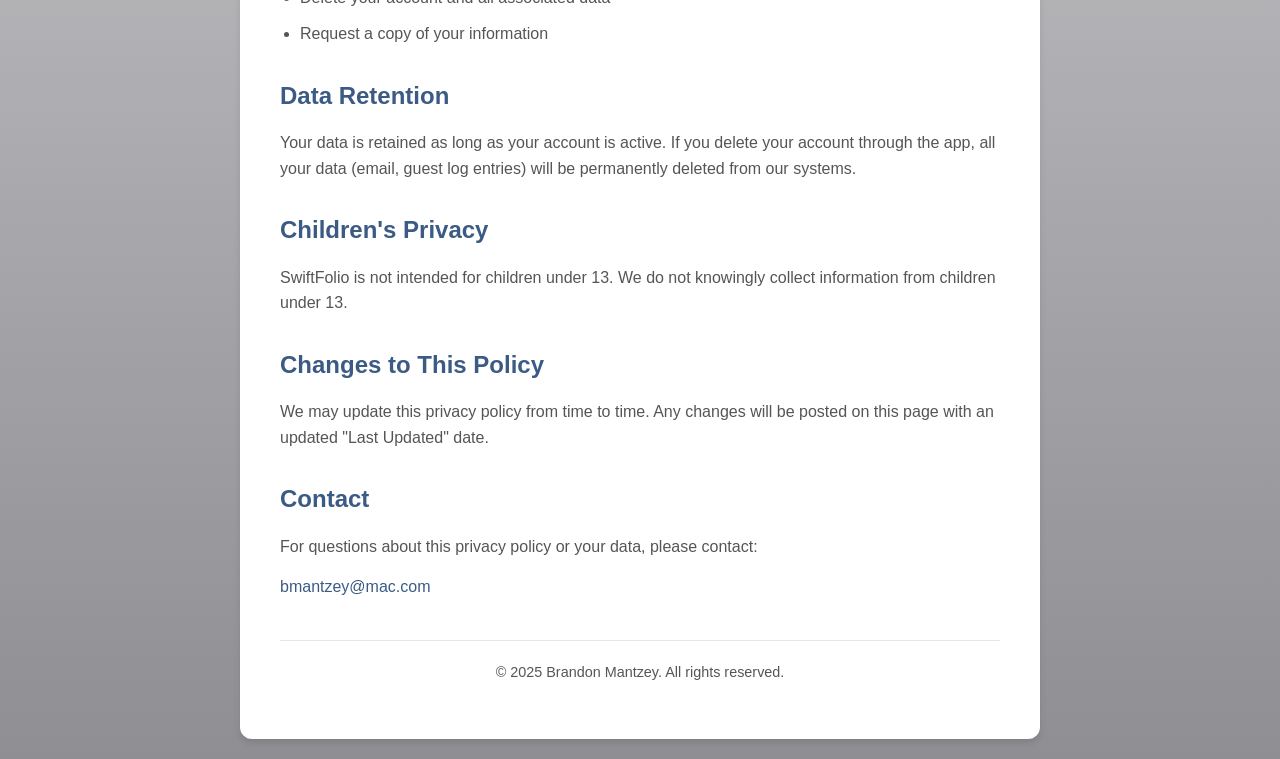
<file: privacy/index.html>
<!DOCTYPE html>
<html lang="en">
<head>
    <meta charset="UTF-8">
    <title>Privacy Policy - SwiftFolio</title>
    <meta name="viewport" content="width=device-width, initial-scale=1.0">
    <style>
        * {
            margin: 0;
            padding: 0;
            box-sizing: border-box;
        }
        
        body {
            font-family: -apple-system, BlinkMacSystemFont, 'Segoe UI', Roboto, Oxygen, Ubuntu, Cantarell, sans-serif;
            line-height: 1.6;
            color: #333;
            background: linear-gradient(to bottom, #ffffff, #8e8e93);
            min-height: 100vh;
            padding: 20px;
        }
        
        .container {
            max-width: 800px;
            margin: 0 auto;
            background: white;
            padding: 40px;
            border-radius: 12px;
            box-shadow: 0 4px 6px rgba(0, 0, 0, 0.1);
        }
        
        h1 {
            color: #3b5b84;
            font-size: 2.5em;
            margin-bottom: 30px;
        }
        
        h2 {
            color: #3b5b84;
            font-size: 1.5em;
            margin-top: 30px;
            margin-bottom: 15px;
        }
        
        p, li {
            margin-bottom: 15px;
            color: #555;
        }
        
        ul {
            margin-left: 20px;
            margin-bottom: 20px;
        }
        
        li {
            margin-bottom: 10px;
        }
        
        strong {
            color: #3b5b84;
        }
        
        a {
            color: #3b5b84;
            text-decoration: none;
        }
        
        a:hover {
            text-decoration: underline;
        }
        
        .back-link {
            display: inline-block;
            margin-top: 30px;
            padding: 10px 20px;
            background: #3b5b84;
            color: white;
            border-radius: 6px;
            text-decoration: none;
        }
        
        .back-link:hover {
            background: #506e96;
            text-decoration: none;
        }
        
        .lang-switch {
            text-align: right;
            margin-bottom: 20px;
        }
        
        .lang-switch a {
            padding: 8px 16px;
            background: #f2f2f7;
            border-radius: 6px;
            font-size: 0.9em;
        }
        
        footer {
            margin-top: 40px;
            padding-top: 20px;
            border-top: 1px solid #e5e5ea;
            text-align: center;
            color: #888;
            font-size: 0.9em;
        }
    </style>
</head>
<body>
    <div class="container">
        <h1>Privacy Policy</h1>
        <p><strong>Last Updated:</strong> November 10, 2025</p>
        
        <h2>Information We Collect</h2>
        <p>SwiftFolio respects your privacy. We collect the following information:</p>
        <ul>
            <li><strong>Email address</strong> - Used for account creation and sign-in via Firebase Authentication.</li>
            <li><strong>Optional display name and company/about text</strong> - For guest log entries if you choose to provide them.</li>
            <li><strong>Approximate location</strong> - Only if you sign the guest log, to display your pin on the map.</li>
            <li><strong>Anonymous user ID</strong> - Generated automatically by Firebase for internal account management.</li>
        </ul>
        
        <h2>What We Don't Collect</h2>
        <p>We do <strong>not</strong> collect:</p>
        <ul>
            <li>Physical address or contact information beyond email</li>
            <li>Financial or payment information</li>
            <li>Health data</li>
            <li>Browsing history</li>
            <li>Advertising data or identifiers</li>
            <li>Precise GPS coordinates (only city/region level location)</li>
        </ul>
        
        <h2>How We Use Your Information</h2>
        <p>Your information is used solely for:</p>
        <ul>
            <li>Authenticating your account</li>
            <li>Displaying your guest log entry on the map (if you choose to sign)</li>
            <li>Showing your resume within the app</li>
        </ul>
        
        <h2>Data Sharing</h2>
        <p>Your information is <strong>not shared with third parties</strong> except as necessary for app functionality:</p>
        <ul>
            <li><strong>Firebase</strong> (Google) - For authentication and database services</li>
        </ul>
        <p>We do not sell, rent, or share your personal information with advertisers or marketing companies.</p>
        
        <h2>Data Security</h2>
        <p>Your data is secured using:</p>
        <ul>
            <li>Firebase Authentication with industry-standard encryption</li>
            <li>Secure HTTPS connections</li>
            <li>Firebase Security Rules to protect your data</li>
        </ul>
        
        <h2>Your Rights</h2>
        <p>You have the right to:</p>
        <ul>
            <li>Access your data</li>
            <li>Delete your account and all associated data</li>
            <li>Request a copy of your information</li>
        </ul>
        
        <h2>Data Retention</h2>
        <p>Your data is retained as long as your account is active. If you delete your account through the app, all your data (email, guest log entries) will be permanently deleted from our systems.</p>
        
        <h2>Children's Privacy</h2>
        <p>SwiftFolio is not intended for children under 13. We do not knowingly collect information from children under 13.</p>
        
        <h2>Changes to This Policy</h2>
        <p>We may update this privacy policy from time to time. Any changes will be posted on this page with an updated "Last Updated" date.</p>
        
        <h2>Contact</h2>
        <p>For questions about this privacy policy or your data, please contact:</p>
        <p><a href="mailto:bmantzey@mac.com">bmantzey@mac.com</a></p>
        
        <footer>
            <p>&copy; 2025 Brandon Mantzey. All rights reserved.</p>
        </footer>
    </div>
</body>
</html>
</file>
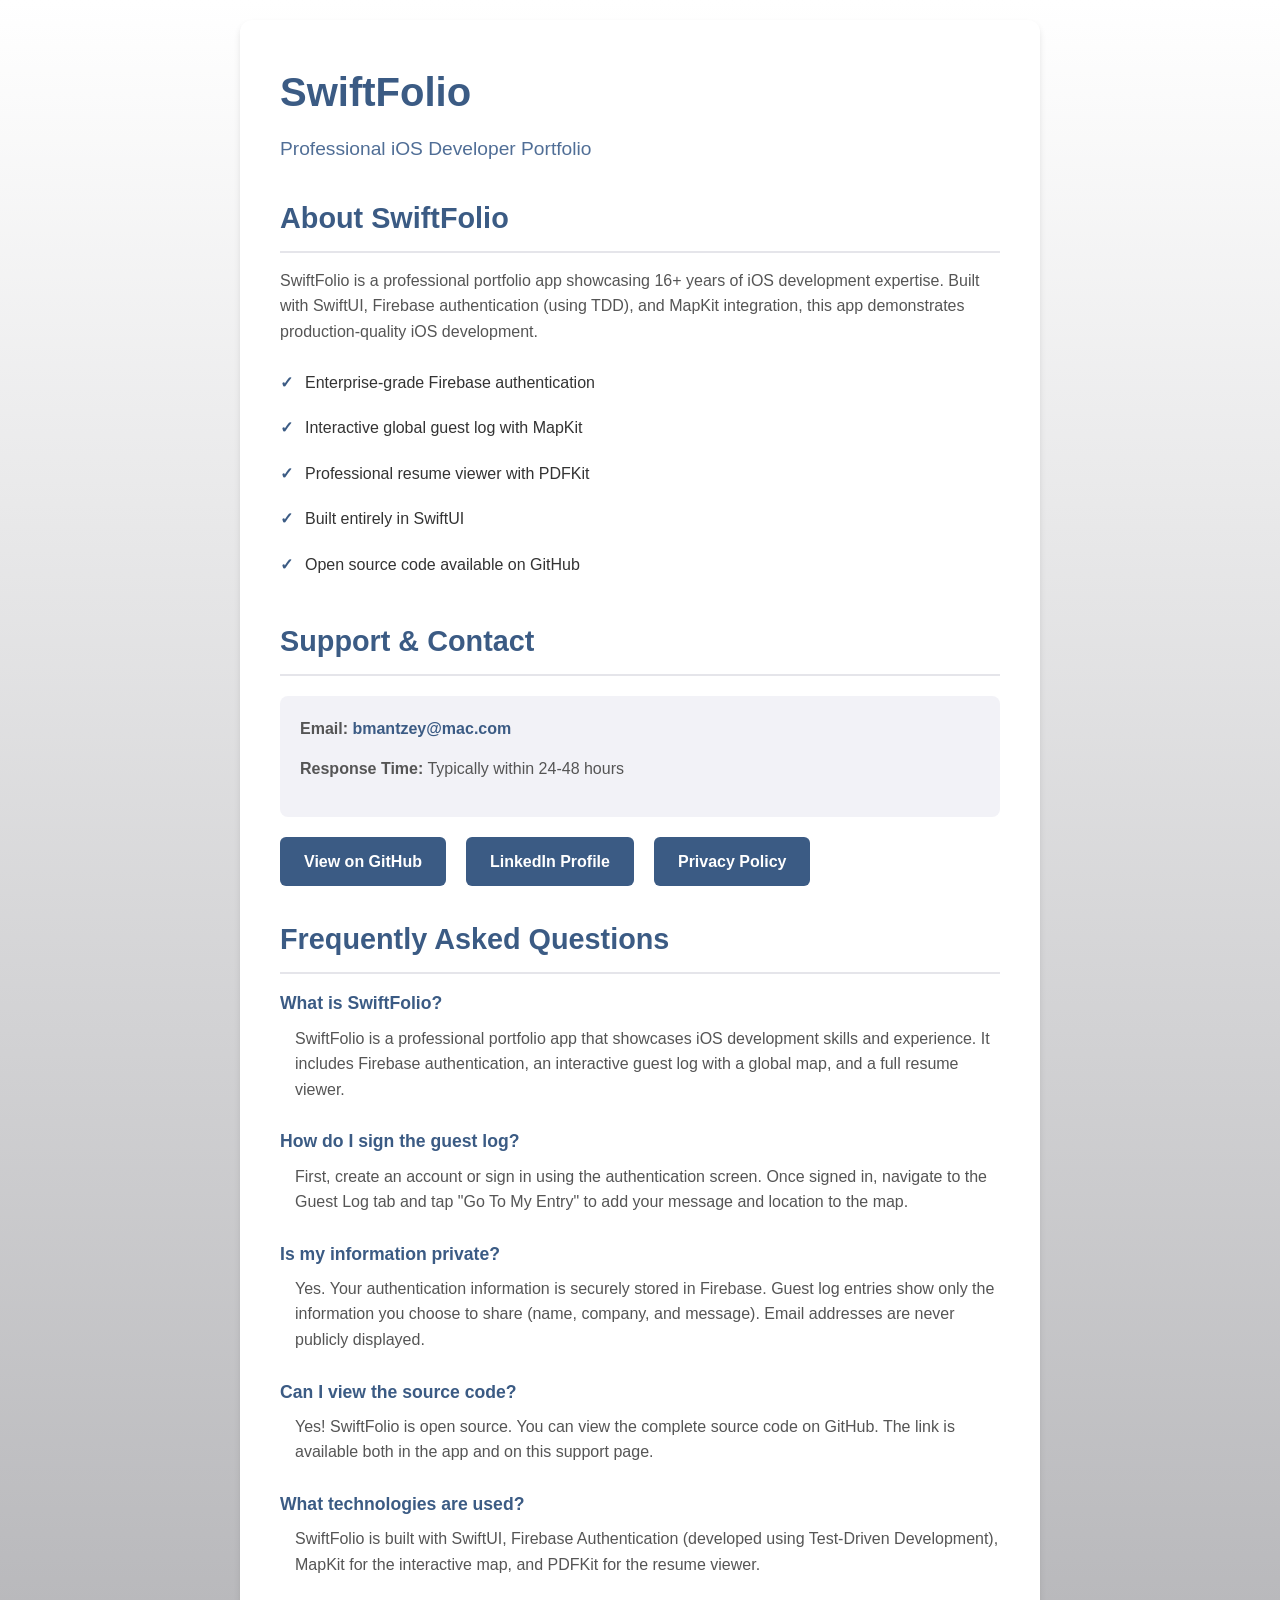
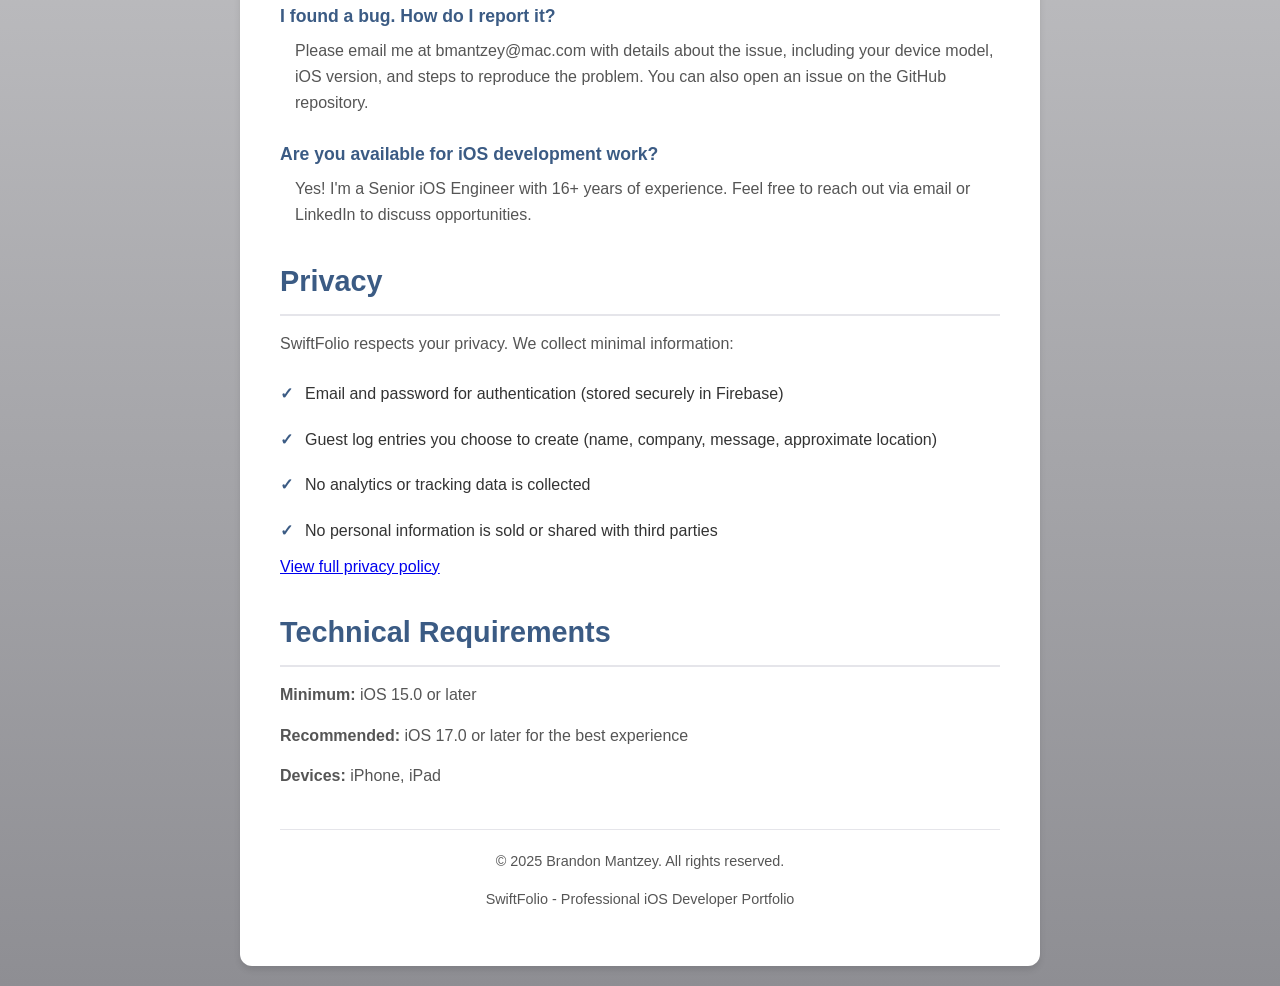
<file: support/index.html>
<!DOCTYPE html>
<html lang="en">
<head>
    <meta charset="UTF-8">
    <meta name="viewport" content="width=device-width, initial-scale=1.0">
    <title>SwiftFolio - Support</title>
    <style>
        * {
            margin: 0;
            padding: 0;
            box-sizing: border-box;
        }
        
        body {
            font-family: -apple-system, BlinkMacSystemFont, 'Segoe UI', Roboto, Oxygen, Ubuntu, Cantarell, sans-serif;
            line-height: 1.6;
            color: #333;
            background: linear-gradient(to bottom, #ffffff, #8e8e93);
            min-height: 100vh;
            padding: 20px;
        }
        
        .container {
            max-width: 800px;
            margin: 0 auto;
            background: white;
            padding: 40px;
            border-radius: 12px;
            box-shadow: 0 4px 6px rgba(0, 0, 0, 0.1);
        }
        
        h1 {
            color: #3b5b84;
            font-size: 2.5em;
            margin-bottom: 10px;
        }
        
        .subtitle {
            color: #506e96;
            font-size: 1.2em;
            margin-bottom: 30px;
        }
        
        h2 {
            color: #3b5b84;
            font-size: 1.8em;
            margin-top: 30px;
            margin-bottom: 15px;
            border-bottom: 2px solid #e5e5ea;
            padding-bottom: 10px;
        }
        
        p {
            margin-bottom: 15px;
            color: #555;
        }
        
        .contact-info {
            background: #f2f2f7;
            padding: 20px;
            border-radius: 8px;
            margin: 20px 0;
        }
        
        .contact-info a {
            color: #3b5b84;
            text-decoration: none;
            font-weight: 600;
        }
        
        .contact-info a:hover {
            text-decoration: underline;
        }
        
        .feature-list {
            list-style: none;
            padding-left: 0;
        }
        
        .feature-list li {
            padding: 10px 0;
            padding-left: 25px;
            position: relative;
        }
        
        .feature-list li:before {
            content: "✓";
            position: absolute;
            left: 0;
            color: #3b5b84;
            font-weight: bold;
        }
        
        .faq-item {
            margin-bottom: 25px;
        }
        
        .faq-question {
            font-weight: 600;
            color: #3b5b84;
            font-size: 1.1em;
            margin-bottom: 8px;
        }
        
        .faq-answer {
            color: #555;
            padding-left: 15px;
        }
        
        .links {
            display: flex;
            gap: 20px;
            flex-wrap: wrap;
            margin: 20px 0;
        }
        
        .links a {
            display: inline-block;
            padding: 12px 24px;
            background: #3b5b84;
            color: white;
            text-decoration: none;
            border-radius: 6px;
            font-weight: 600;
            transition: background 0.3s;
        }
        
        .links a:hover {
            background: #506e96;
        }
        
        .lang-switch {
            text-align: right;
            margin-bottom: 20px;
        }
        
        .lang-switch a {
            padding: 8px 16px;
            background: #f2f2f7;
            border-radius: 6px;
            font-size: 0.9em;
            color: #3b5b84;
            text-decoration: none;
        }
        
        footer {
            margin-top: 40px;
            padding-top: 20px;
            border-top: 1px solid #e5e5ea;
            text-align: center;
            color: #888;
            font-size: 0.9em;
        }
        
        @media (max-width: 600px) {
            .container {
                padding: 20px;
            }
            
            h1 {
                font-size: 2em;
            }
            
            h2 {
                font-size: 1.5em;
            }
        }
    </style>
</head>
<body>
    <div class="container">
        <h1>SwiftFolio</h1>
        <p class="subtitle">Professional iOS Developer Portfolio</p>
        
        <h2>About SwiftFolio</h2>
        <p>SwiftFolio is a professional portfolio app showcasing 16+ years of iOS development expertise. Built with SwiftUI, Firebase authentication (using TDD), and MapKit integration, this app demonstrates production-quality iOS development.</p>
        
        <ul class="feature-list">
            <li>Enterprise-grade Firebase authentication</li>
            <li>Interactive global guest log with MapKit</li>
            <li>Professional resume viewer with PDFKit</li>
            <li>Built entirely in SwiftUI</li>
            <li>Open source code available on GitHub</li>
        </ul>
        
        <h2>Support & Contact</h2>
        <div class="contact-info">
            <p><strong>Email:</strong> <a href="mailto:bmantzey@mac.com">bmantzey@mac.com</a></p>
            <p><strong>Response Time:</strong> Typically within 24-48 hours</p>
        </div>
        
        <div class="links">
            <a href="https://github.com/yourusername/swiftfolio" target="_blank">View on GitHub</a>
            <a href="https://www.linkedin.com/in/brandon-mantzey" target="_blank">LinkedIn Profile</a>
            <a href="/privacy">Privacy Policy</a>
        </div>
        
        <h2>Frequently Asked Questions</h2>
        
        <div class="faq-item">
            <div class="faq-question">What is SwiftFolio?</div>
            <div class="faq-answer">SwiftFolio is a professional portfolio app that showcases iOS development skills and experience. It includes Firebase authentication, an interactive guest log with a global map, and a full resume viewer.</div>
        </div>
        
        <div class="faq-item">
            <div class="faq-question">How do I sign the guest log?</div>
            <div class="faq-answer">First, create an account or sign in using the authentication screen. Once signed in, navigate to the Guest Log tab and tap "Go To My Entry" to add your message and location to the map.</div>
        </div>
        
        <div class="faq-item">
            <div class="faq-question">Is my information private?</div>
            <div class="faq-answer">Yes. Your authentication information is securely stored in Firebase. Guest log entries show only the information you choose to share (name, company, and message). Email addresses are never publicly displayed.</div>
        </div>
        
        <div class="faq-item">
            <div class="faq-question">Can I view the source code?</div>
            <div class="faq-answer">Yes! SwiftFolio is open source. You can view the complete source code on GitHub. The link is available both in the app and on this support page.</div>
        </div>
        
        <div class="faq-item">
            <div class="faq-question">What technologies are used?</div>
            <div class="faq-answer">SwiftFolio is built with SwiftUI, Firebase Authentication (developed using Test-Driven Development), MapKit for the interactive map, and PDFKit for the resume viewer.</div>
        </div>
        
        <div class="faq-item">
            <div class="faq-question">I found a bug. How do I report it?</div>
            <div class="faq-answer">Please email me at bmantzey@mac.com with details about the issue, including your device model, iOS version, and steps to reproduce the problem. You can also open an issue on the GitHub repository.</div>
        </div>
        
        <div class="faq-item">
            <div class="faq-question">Are you available for iOS development work?</div>
            <div class="faq-answer">Yes! I'm a Senior iOS Engineer with 16+ years of experience. Feel free to reach out via email or LinkedIn to discuss opportunities.</div>
        </div>
        
        <h2>Privacy</h2>
        <p>SwiftFolio respects your privacy. We collect minimal information:</p>
        <ul class="feature-list">
            <li>Email and password for authentication (stored securely in Firebase)</li>
            <li>Guest log entries you choose to create (name, company, message, approximate location)</li>
            <li>No analytics or tracking data is collected</li>
            <li>No personal information is sold or shared with third parties</li>
        </ul>
        <p><a href="/privacy">View full privacy policy</a></p>
        
        <h2>Technical Requirements</h2>
        <p><strong>Minimum:</strong> iOS 15.0 or later</p>
        <p><strong>Recommended:</strong> iOS 17.0 or later for the best experience</p>
        <p><strong>Devices:</strong> iPhone, iPad</p>
        
        <footer>
            <p>&copy; 2025 Brandon Mantzey. All rights reserved.</p>
            <p>SwiftFolio - Professional iOS Developer Portfolio</p>
        </footer>
    </div>
</body>
</html>
</file>
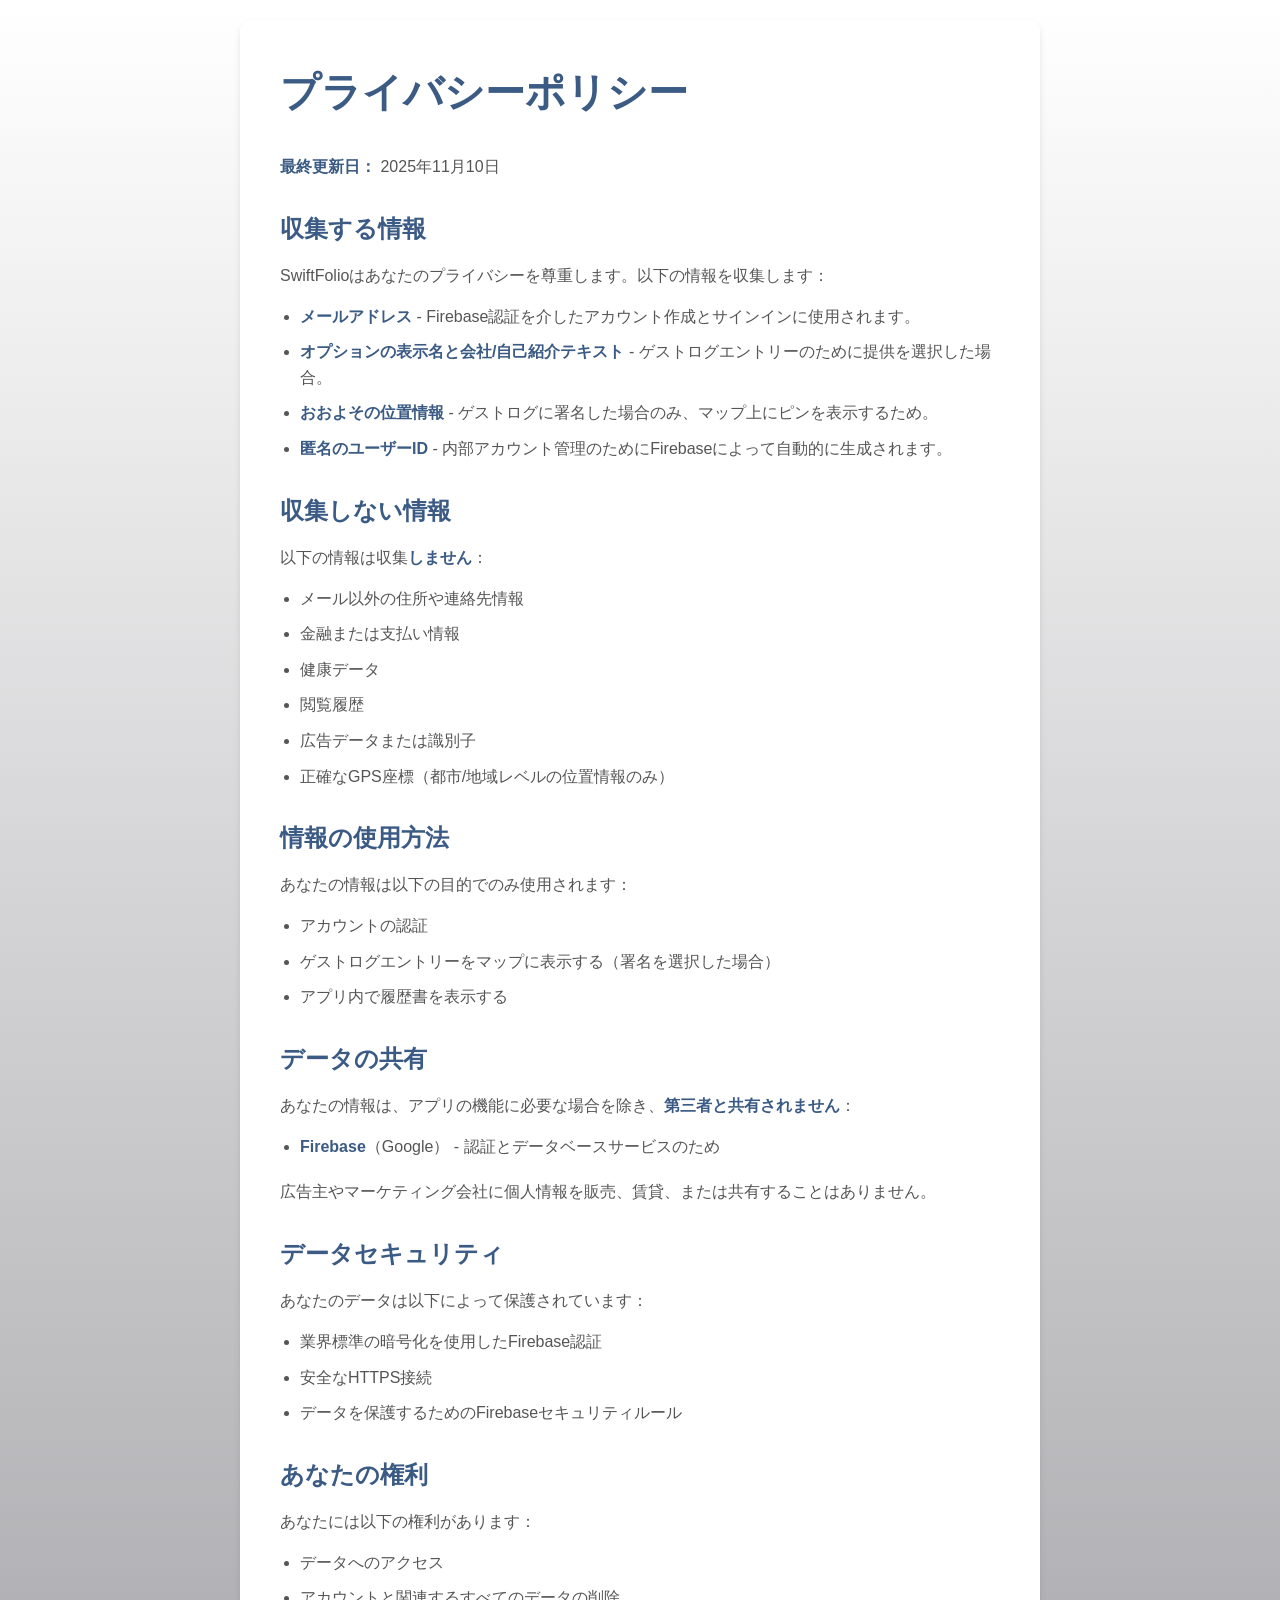
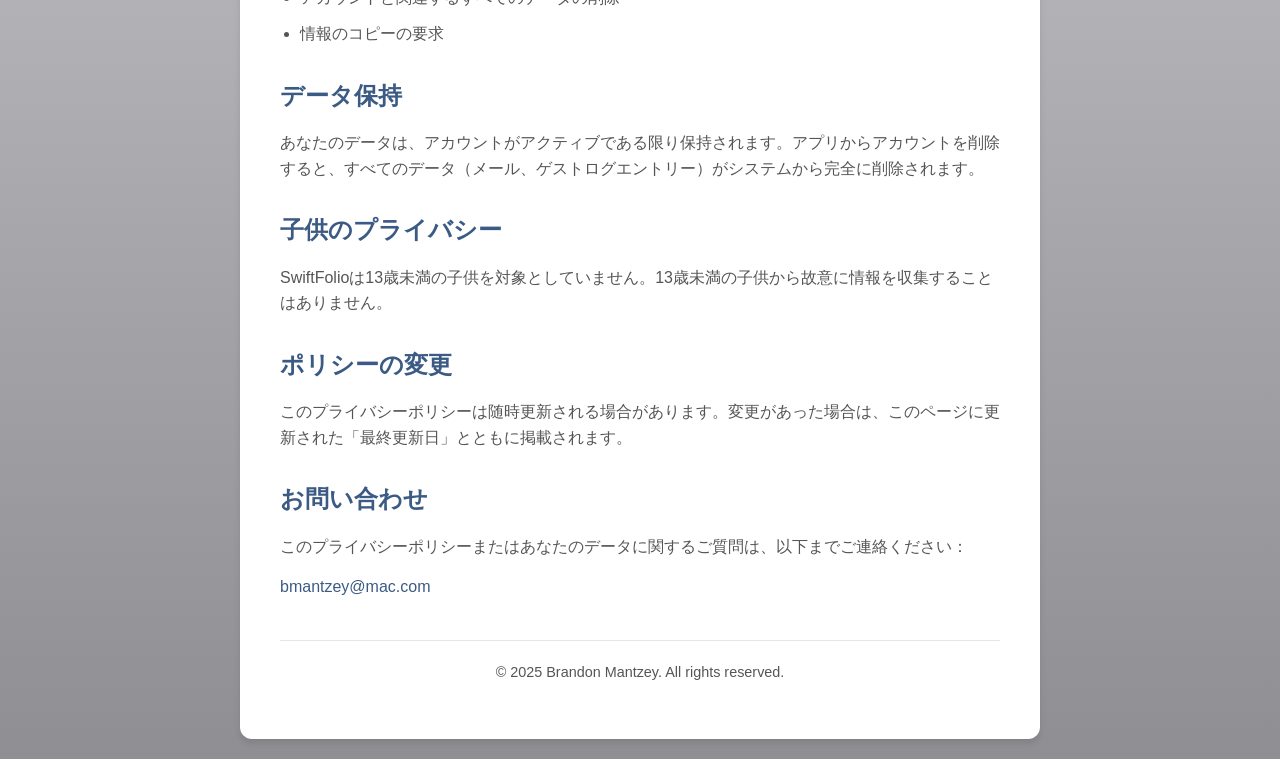
<file: ja/privacy/index.html>
<!DOCTYPE html>
<html lang="ja">
<head>
    <meta charset="UTF-8">
    <title>プライバシーポリシー - SwiftFolio</title>
    <meta name="viewport" content="width=device-width, initial-scale=1.0">
    <style>
        * {
            margin: 0;
            padding: 0;
            box-sizing: border-box;
        }
        
        body {
            font-family: -apple-system, BlinkMacSystemFont, 'Segoe UI', Roboto, Oxygen, Ubuntu, Cantarell, sans-serif;
            line-height: 1.6;
            color: #333;
            background: linear-gradient(to bottom, #ffffff, #8e8e93);
            min-height: 100vh;
            padding: 20px;
        }
        
        .container {
            max-width: 800px;
            margin: 0 auto;
            background: white;
            padding: 40px;
            border-radius: 12px;
            box-shadow: 0 4px 6px rgba(0, 0, 0, 0.1);
        }
        
        h1 {
            color: #3b5b84;
            font-size: 2.5em;
            margin-bottom: 30px;
        }
        
        h2 {
            color: #3b5b84;
            font-size: 1.5em;
            margin-top: 30px;
            margin-bottom: 15px;
        }
        
        p, li {
            margin-bottom: 15px;
            color: #555;
        }
        
        ul {
            margin-left: 20px;
            margin-bottom: 20px;
        }
        
        li {
            margin-bottom: 10px;
        }
        
        strong {
            color: #3b5b84;
        }
        
        a {
            color: #3b5b84;
            text-decoration: none;
        }
        
        a:hover {
            text-decoration: underline;
        }
        
        .back-link {
            display: inline-block;
            margin-top: 30px;
            padding: 10px 20px;
            background: #3b5b84;
            color: white;
            border-radius: 6px;
            text-decoration: none;
        }
        
        .back-link:hover {
            background: #506e96;
            text-decoration: none;
        }
        
        .lang-switch {
            text-align: right;
            margin-bottom: 20px;
        }
        
        .lang-switch a {
            padding: 8px 16px;
            background: #f2f2f7;
            border-radius: 6px;
            font-size: 0.9em;
        }
        
        footer {
            margin-top: 40px;
            padding-top: 20px;
            border-top: 1px solid #e5e5ea;
            text-align: center;
            color: #888;
            font-size: 0.9em;
        }
    </style>
</head>
<body>
    <div class="container">
        <h1>プライバシーポリシー</h1>
        <p><strong>最終更新日：</strong> 2025年11月10日</p>
        
        <h2>収集する情報</h2>
        <p>SwiftFolioはあなたのプライバシーを尊重します。以下の情報を収集します：</p>
        <ul>
            <li><strong>メールアドレス</strong> - Firebase認証を介したアカウント作成とサインインに使用されます。</li>
            <li><strong>オプションの表示名と会社/自己紹介テキスト</strong> - ゲストログエントリーのために提供を選択した場合。</li>
            <li><strong>おおよその位置情報</strong> - ゲストログに署名した場合のみ、マップ上にピンを表示するため。</li>
            <li><strong>匿名のユーザーID</strong> - 内部アカウント管理のためにFirebaseによって自動的に生成されます。</li>
        </ul>
        
        <h2>収集しない情報</h2>
        <p>以下の情報は収集<strong>しません</strong>：</p>
        <ul>
            <li>メール以外の住所や連絡先情報</li>
            <li>金融または支払い情報</li>
            <li>健康データ</li>
            <li>閲覧履歴</li>
            <li>広告データまたは識別子</li>
            <li>正確なGPS座標（都市/地域レベルの位置情報のみ）</li>
        </ul>
        
        <h2>情報の使用方法</h2>
        <p>あなたの情報は以下の目的でのみ使用されます：</p>
        <ul>
            <li>アカウントの認証</li>
            <li>ゲストログエントリーをマップに表示する（署名を選択した場合）</li>
            <li>アプリ内で履歴書を表示する</li>
        </ul>
        
        <h2>データの共有</h2>
        <p>あなたの情報は、アプリの機能に必要な場合を除き、<strong>第三者と共有されません</strong>：</p>
        <ul>
            <li><strong>Firebase</strong>（Google） - 認証とデータベースサービスのため</li>
        </ul>
        <p>広告主やマーケティング会社に個人情報を販売、賃貸、または共有することはありません。</p>
        
        <h2>データセキュリティ</h2>
        <p>あなたのデータは以下によって保護されています：</p>
        <ul>
            <li>業界標準の暗号化を使用したFirebase認証</li>
            <li>安全なHTTPS接続</li>
            <li>データを保護するためのFirebaseセキュリティルール</li>
        </ul>
        
        <h2>あなたの権利</h2>
        <p>あなたには以下の権利があります：</p>
        <ul>
            <li>データへのアクセス</li>
            <li>アカウントと関連するすべてのデータの削除</li>
            <li>情報のコピーの要求</li>
        </ul>
        
        <h2>データ保持</h2>
        <p>あなたのデータは、アカウントがアクティブである限り保持されます。アプリからアカウントを削除すると、すべてのデータ（メール、ゲストログエントリー）がシステムから完全に削除されます。</p>
        
        <h2>子供のプライバシー</h2>
        <p>SwiftFolioは13歳未満の子供を対象としていません。13歳未満の子供から故意に情報を収集することはありません。</p>
        
        <h2>ポリシーの変更</h2>
        <p>このプライバシーポリシーは随時更新される場合があります。変更があった場合は、このページに更新された「最終更新日」とともに掲載されます。</p>
        
        <h2>お問い合わせ</h2>
        <p>このプライバシーポリシーまたはあなたのデータに関するご質問は、以下までご連絡ください：</p>
        <p><a href="mailto:bmantzey@mac.com">bmantzey@mac.com</a></p>
        
        <footer>
            <p>&copy; 2025 Brandon Mantzey. All rights reserved.</p>
        </footer>
    </div>
</body>
</html>
</file>
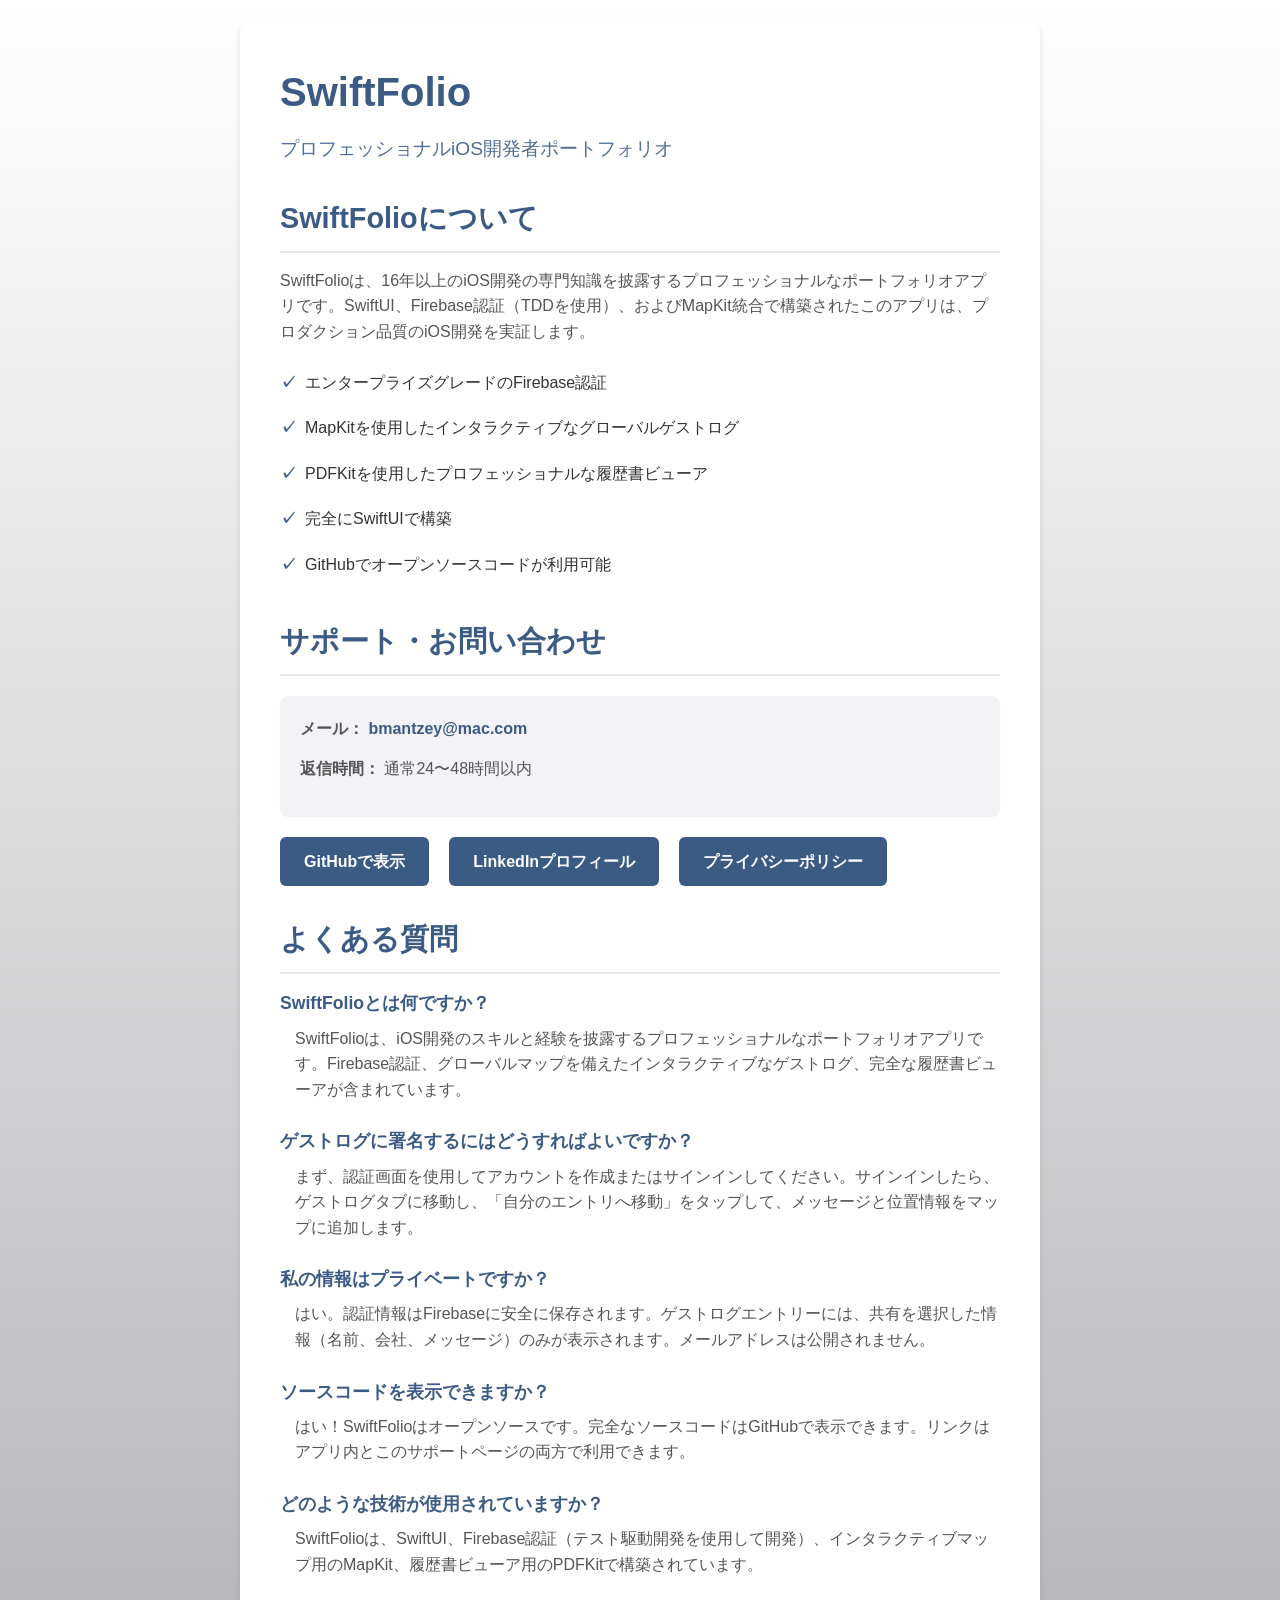
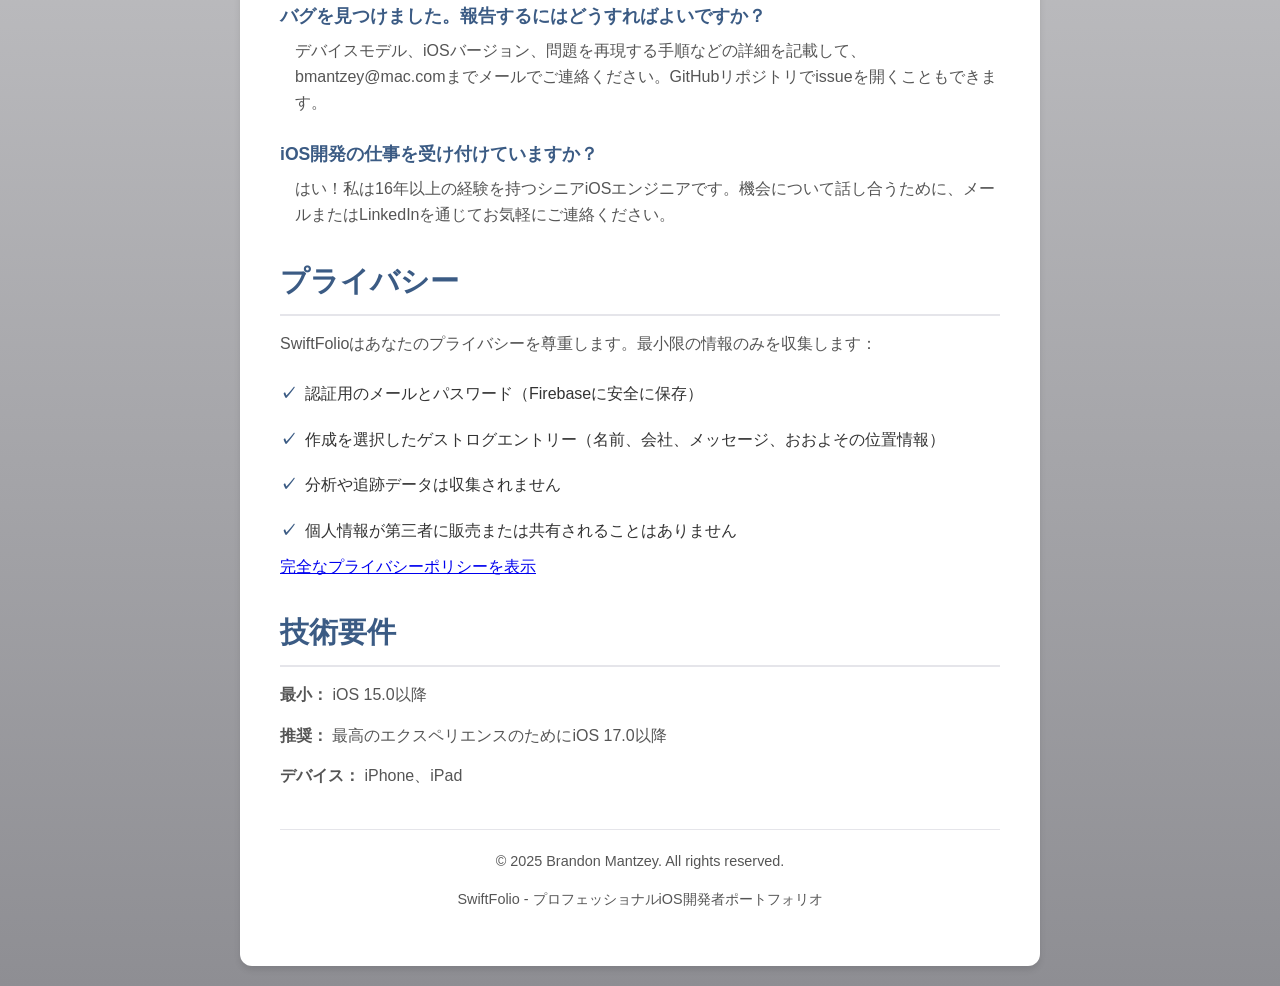
<file: ja/support/index.html>
<!DOCTYPE html>
<html lang="ja">
<head>
    <meta charset="UTF-8">
    <meta name="viewport" content="width=device-width, initial-scale=1.0">
    <title>SwiftFolio - サポート</title>
    <style>
        * {
            margin: 0;
            padding: 0;
            box-sizing: border-box;
        }
        
        body {
            font-family: -apple-system, BlinkMacSystemFont, 'Segoe UI', Roboto, Oxygen, Ubuntu, Cantarell, sans-serif;
            line-height: 1.6;
            color: #333;
            background: linear-gradient(to bottom, #ffffff, #8e8e93);
            min-height: 100vh;
            padding: 20px;
        }
        
        .container {
            max-width: 800px;
            margin: 0 auto;
            background: white;
            padding: 40px;
            border-radius: 12px;
            box-shadow: 0 4px 6px rgba(0, 0, 0, 0.1);
        }
        
        h1 {
            color: #3b5b84;
            font-size: 2.5em;
            margin-bottom: 10px;
        }
        
        .subtitle {
            color: #506e96;
            font-size: 1.2em;
            margin-bottom: 30px;
        }
        
        h2 {
            color: #3b5b84;
            font-size: 1.8em;
            margin-top: 30px;
            margin-bottom: 15px;
            border-bottom: 2px solid #e5e5ea;
            padding-bottom: 10px;
        }
        
        p {
            margin-bottom: 15px;
            color: #555;
        }
        
        .contact-info {
            background: #f2f2f7;
            padding: 20px;
            border-radius: 8px;
            margin: 20px 0;
        }
        
        .contact-info a {
            color: #3b5b84;
            text-decoration: none;
            font-weight: 600;
        }
        
        .contact-info a:hover {
            text-decoration: underline;
        }
        
        .feature-list {
            list-style: none;
            padding-left: 0;
        }
        
        .feature-list li {
            padding: 10px 0;
            padding-left: 25px;
            position: relative;
        }
        
        .feature-list li:before {
            content: "✓";
            position: absolute;
            left: 0;
            color: #3b5b84;
            font-weight: bold;
        }
        
        .faq-item {
            margin-bottom: 25px;
        }
        
        .faq-question {
            font-weight: 600;
            color: #3b5b84;
            font-size: 1.1em;
            margin-bottom: 8px;
        }
        
        .faq-answer {
            color: #555;
            padding-left: 15px;
        }
        
        .links {
            display: flex;
            gap: 20px;
            flex-wrap: wrap;
            margin: 20px 0;
        }
        
        .links a {
            display: inline-block;
            padding: 12px 24px;
            background: #3b5b84;
            color: white;
            text-decoration: none;
            border-radius: 6px;
            font-weight: 600;
            transition: background 0.3s;
        }
        
        .links a:hover {
            background: #506e96;
        }
        
        .lang-switch {
            text-align: right;
            margin-bottom: 20px;
        }
        
        .lang-switch a {
            padding: 8px 16px;
            background: #f2f2f7;
            border-radius: 6px;
            font-size: 0.9em;
            color: #3b5b84;
            text-decoration: none;
        }
        
        footer {
            margin-top: 40px;
            padding-top: 20px;
            border-top: 1px solid #e5e5ea;
            text-align: center;
            color: #888;
            font-size: 0.9em;
        }
        
        @media (max-width: 600px) {
            .container {
                padding: 20px;
            }
            
            h1 {
                font-size: 2em;
            }
            
            h2 {
                font-size: 1.5em;
            }
        }
    </style>
</head>
<body>
    <div class="container">
        <h1>SwiftFolio</h1>
        <p class="subtitle">プロフェッショナルiOS開発者ポートフォリオ</p>
        
        <h2>SwiftFolioについて</h2>
        <p>SwiftFolioは、16年以上のiOS開発の専門知識を披露するプロフェッショナルなポートフォリオアプリです。SwiftUI、Firebase認証（TDDを使用）、およびMapKit統合で構築されたこのアプリは、プロダクション品質のiOS開発を実証します。</p>
        
        <ul class="feature-list">
            <li>エンタープライズグレードのFirebase認証</li>
            <li>MapKitを使用したインタラクティブなグローバルゲストログ</li>
            <li>PDFKitを使用したプロフェッショナルな履歴書ビューア</li>
            <li>完全にSwiftUIで構築</li>
            <li>GitHubでオープンソースコードが利用可能</li>
        </ul>
        
        <h2>サポート・お問い合わせ</h2>
        <div class="contact-info">
            <p><strong>メール：</strong> <a href="mailto:bmantzey@mac.com">bmantzey@mac.com</a></p>
            <p><strong>返信時間：</strong> 通常24〜48時間以内</p>
        </div>
        
        <div class="links">
            <a href="https://github.com/yourusername/swiftfolio" target="_blank">GitHubで表示</a>
            <a href="https://www.linkedin.com/in/brandon-mantzey" target="_blank">LinkedInプロフィール</a>
            <a href="/ja/privacy">プライバシーポリシー</a>
        </div>
        
        <h2>よくある質問</h2>
        
        <div class="faq-item">
            <div class="faq-question">SwiftFolioとは何ですか？</div>
            <div class="faq-answer">SwiftFolioは、iOS開発のスキルと経験を披露するプロフェッショナルなポートフォリオアプリです。Firebase認証、グローバルマップを備えたインタラクティブなゲストログ、完全な履歴書ビューアが含まれています。</div>
        </div>
        
        <div class="faq-item">
            <div class="faq-question">ゲストログに署名するにはどうすればよいですか？</div>
            <div class="faq-answer">まず、認証画面を使用してアカウントを作成またはサインインしてください。サインインしたら、ゲストログタブに移動し、「自分のエントリへ移動」をタップして、メッセージと位置情報をマップに追加します。</div>
        </div>
        
        <div class="faq-item">
            <div class="faq-question">私の情報はプライベートですか？</div>
            <div class="faq-answer">はい。認証情報はFirebaseに安全に保存されます。ゲストログエントリーには、共有を選択した情報（名前、会社、メッセージ）のみが表示されます。メールアドレスは公開されません。</div>
        </div>
        
        <div class="faq-item">
            <div class="faq-question">ソースコードを表示できますか？</div>
            <div class="faq-answer">はい！SwiftFolioはオープンソースです。完全なソースコードはGitHubで表示できます。リンクはアプリ内とこのサポートページの両方で利用できます。</div>
        </div>
        
        <div class="faq-item">
            <div class="faq-question">どのような技術が使用されていますか？</div>
            <div class="faq-answer">SwiftFolioは、SwiftUI、Firebase認証（テスト駆動開発を使用して開発）、インタラクティブマップ用のMapKit、履歴書ビューア用のPDFKitで構築されています。</div>
        </div>
        
        <div class="faq-item">
            <div class="faq-question">バグを見つけました。報告するにはどうすればよいですか？</div>
            <div class="faq-answer">デバイスモデル、iOSバージョン、問題を再現する手順などの詳細を記載して、bmantzey@mac.comまでメールでご連絡ください。GitHubリポジトリでissueを開くこともできます。</div>
        </div>
        
        <div class="faq-item">
            <div class="faq-question">iOS開発の仕事を受け付けていますか？</div>
            <div class="faq-answer">はい！私は16年以上の経験を持つシニアiOSエンジニアです。機会について話し合うために、メールまたはLinkedInを通じてお気軽にご連絡ください。</div>
        </div>
        
        <h2>プライバシー</h2>
        <p>SwiftFolioはあなたのプライバシーを尊重します。最小限の情報のみを収集します：</p>
        <ul class="feature-list">
            <li>認証用のメールとパスワード（Firebaseに安全に保存）</li>
            <li>作成を選択したゲストログエントリー（名前、会社、メッセージ、おおよその位置情報）</li>
            <li>分析や追跡データは収集されません</li>
            <li>個人情報が第三者に販売または共有されることはありません</li>
        </ul>
        <p><a href="/ja/privacy">完全なプライバシーポリシーを表示</a></p>
        
        <h2>技術要件</h2>
        <p><strong>最小：</strong> iOS 15.0以降</p>
        <p><strong>推奨：</strong> 最高のエクスペリエンスのためにiOS 17.0以降</p>
        <p><strong>デバイス：</strong> iPhone、iPad</p>
        
        <footer>
            <p>&copy; 2025 Brandon Mantzey. All rights reserved.</p>
            <p>SwiftFolio - プロフェッショナルiOS開発者ポートフォリオ</p>
        </footer>
    </div>
</body>
</html>
</file>
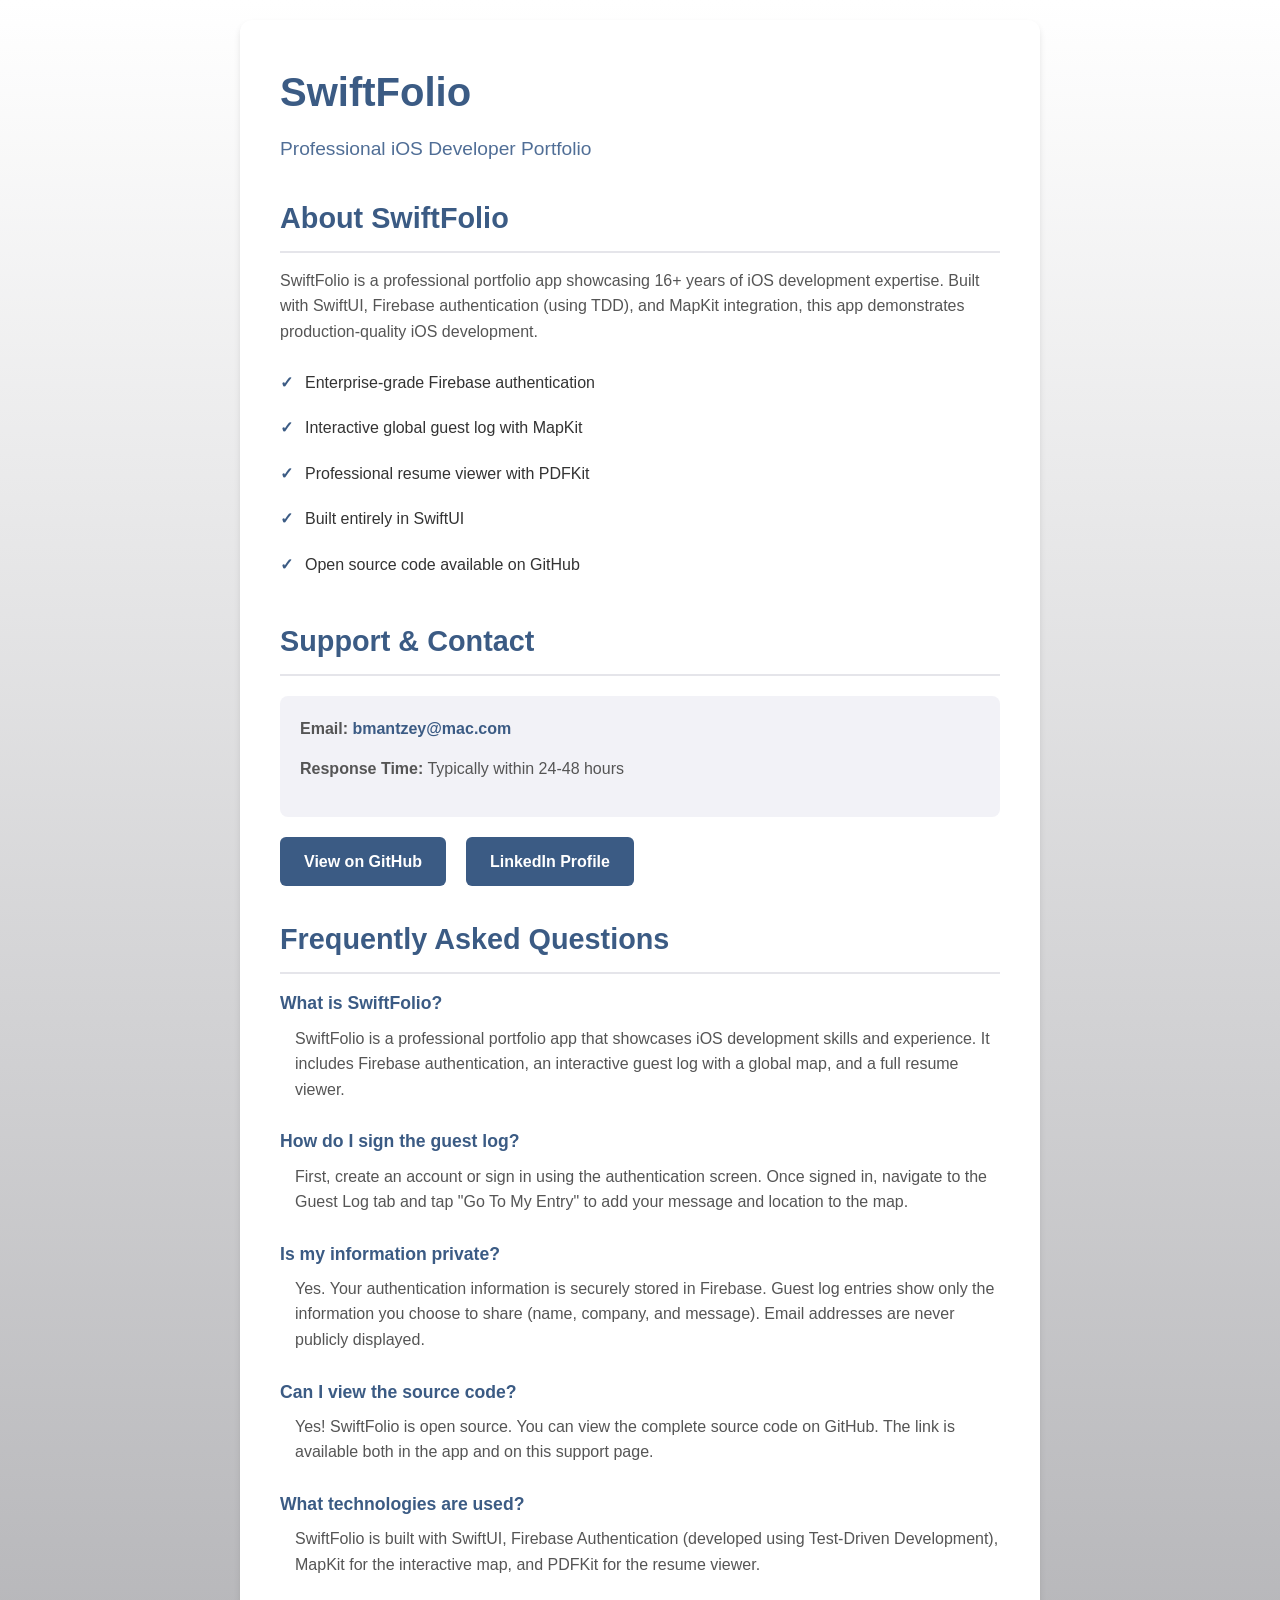
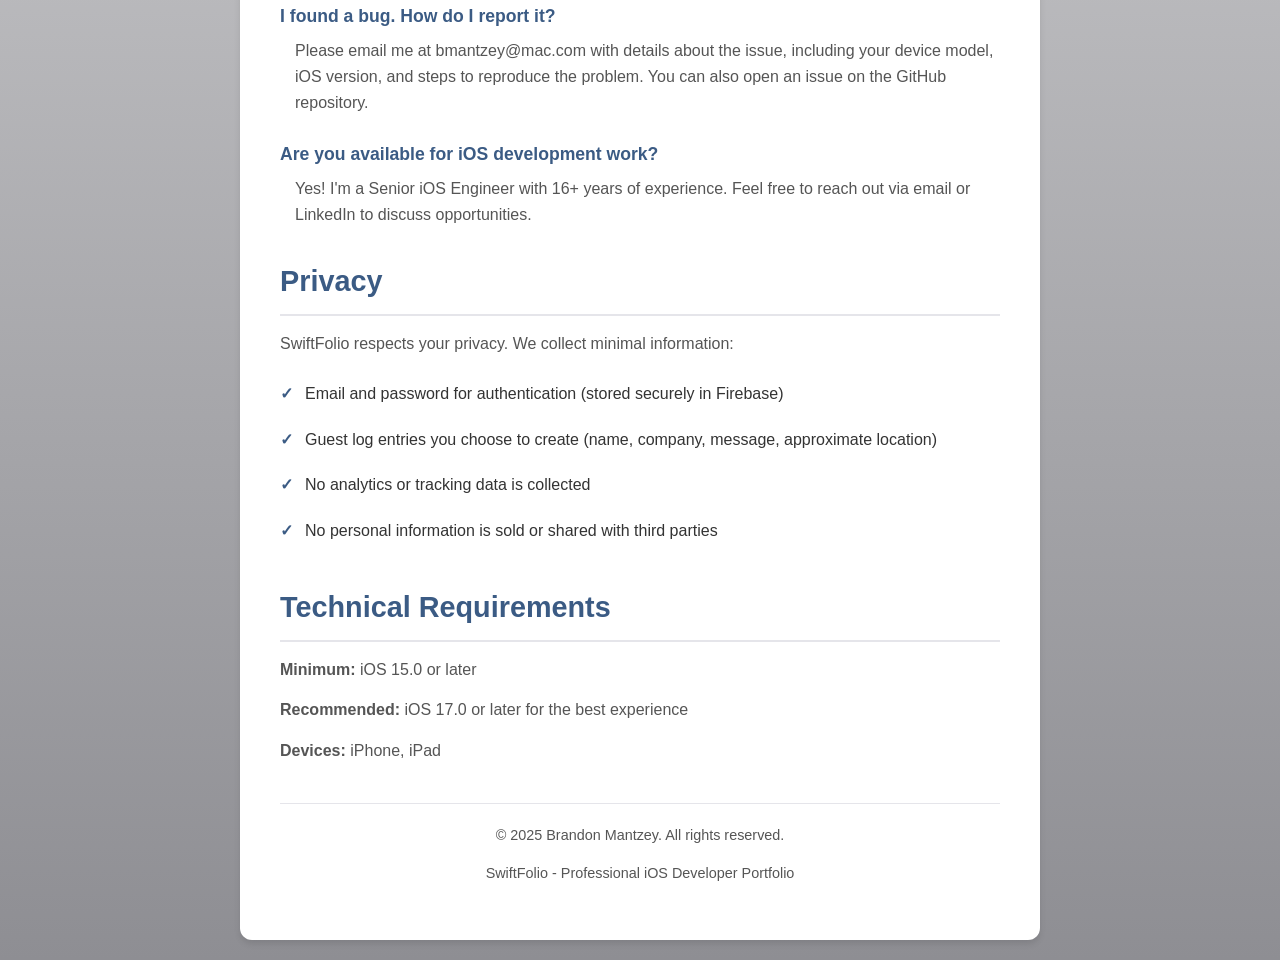
<file: support.html>
<!DOCTYPE html>
<html lang="en">
<head>
    <meta charset="UTF-8">
    <meta name="viewport" content="width=device-width, initial-scale=1.0">
    <title>SwiftFolio - Support</title>
    <style>
        * {
            margin: 0;
            padding: 0;
            box-sizing: border-box;
        }
        
        body {
            font-family: -apple-system, BlinkMacSystemFont, 'Segoe UI', Roboto, Oxygen, Ubuntu, Cantarell, sans-serif;
            line-height: 1.6;
            color: #333;
            background: linear-gradient(to bottom, #ffffff, #8e8e93);
            min-height: 100vh;
            padding: 20px;
        }
        
        .container {
            max-width: 800px;
            margin: 0 auto;
            background: white;
            padding: 40px;
            border-radius: 12px;
            box-shadow: 0 4px 6px rgba(0, 0, 0, 0.1);
        }
        
        h1 {
            color: #3b5b84;
            font-size: 2.5em;
            margin-bottom: 10px;
        }
        
        .subtitle {
            color: #506e96;
            font-size: 1.2em;
            margin-bottom: 30px;
        }
        
        h2 {
            color: #3b5b84;
            font-size: 1.8em;
            margin-top: 30px;
            margin-bottom: 15px;
            border-bottom: 2px solid #e5e5ea;
            padding-bottom: 10px;
        }
        
        p {
            margin-bottom: 15px;
            color: #555;
        }
        
        .contact-info {
            background: #f2f2f7;
            padding: 20px;
            border-radius: 8px;
            margin: 20px 0;
        }
        
        .contact-info a {
            color: #3b5b84;
            text-decoration: none;
            font-weight: 600;
        }
        
        .contact-info a:hover {
            text-decoration: underline;
        }
        
        .feature-list {
            list-style: none;
            padding-left: 0;
        }
        
        .feature-list li {
            padding: 10px 0;
            padding-left: 25px;
            position: relative;
        }
        
        .feature-list li:before {
            content: "✓";
            position: absolute;
            left: 0;
            color: #3b5b84;
            font-weight: bold;
        }
        
        .faq-item {
            margin-bottom: 25px;
        }
        
        .faq-question {
            font-weight: 600;
            color: #3b5b84;
            font-size: 1.1em;
            margin-bottom: 8px;
        }
        
        .faq-answer {
            color: #555;
            padding-left: 15px;
        }
        
        .links {
            display: flex;
            gap: 20px;
            flex-wrap: wrap;
            margin: 20px 0;
        }
        
        .links a {
            display: inline-block;
            padding: 12px 24px;
            background: #3b5b84;
            color: white;
            text-decoration: none;
            border-radius: 6px;
            font-weight: 600;
            transition: background 0.3s;
        }
        
        .links a:hover {
            background: #506e96;
        }
        
        footer {
            margin-top: 40px;
            padding-top: 20px;
            border-top: 1px solid #e5e5ea;
            text-align: center;
            color: #888;
            font-size: 0.9em;
        }
        
        @media (max-width: 600px) {
            .container {
                padding: 20px;
            }
            
            h1 {
                font-size: 2em;
            }
            
            h2 {
                font-size: 1.5em;
            }
        }
    </style>
</head>
<body>
    <div class="container">
        <h1>SwiftFolio</h1>
        <p class="subtitle">Professional iOS Developer Portfolio</p>
        
        <h2>About SwiftFolio</h2>
        <p>SwiftFolio is a professional portfolio app showcasing 16+ years of iOS development expertise. Built with SwiftUI, Firebase authentication (using TDD), and MapKit integration, this app demonstrates production-quality iOS development.</p>
        
        <ul class="feature-list">
            <li>Enterprise-grade Firebase authentication</li>
            <li>Interactive global guest log with MapKit</li>
            <li>Professional resume viewer with PDFKit</li>
            <li>Built entirely in SwiftUI</li>
            <li>Open source code available on GitHub</li>
        </ul>
        
        <h2>Support & Contact</h2>
        <div class="contact-info">
            <p><strong>Email:</strong> <a href="mailto:bmantzey@mac.com">bmantzey@mac.com</a></p>
            <p><strong>Response Time:</strong> Typically within 24-48 hours</p>
        </div>
        
        <div class="links">
            <a href="https://github.com/yourusername/swiftfolio" target="_blank">View on GitHub</a>
            <a href="https://www.linkedin.com/in/brandon-mantzey" target="_blank">LinkedIn Profile</a>
        </div>
        
        <h2>Frequently Asked Questions</h2>
        
        <div class="faq-item">
            <div class="faq-question">What is SwiftFolio?</div>
            <div class="faq-answer">SwiftFolio is a professional portfolio app that showcases iOS development skills and experience. It includes Firebase authentication, an interactive guest log with a global map, and a full resume viewer.</div>
        </div>
        
        <div class="faq-item">
            <div class="faq-question">How do I sign the guest log?</div>
            <div class="faq-answer">First, create an account or sign in using the authentication screen. Once signed in, navigate to the Guest Log tab and tap "Go To My Entry" to add your message and location to the map.</div>
        </div>
        
        <div class="faq-item">
            <div class="faq-question">Is my information private?</div>
            <div class="faq-answer">Yes. Your authentication information is securely stored in Firebase. Guest log entries show only the information you choose to share (name, company, and message). Email addresses are never publicly displayed.</div>
        </div>
        
        <div class="faq-item">
            <div class="faq-question">Can I view the source code?</div>
            <div class="faq-answer">Yes! SwiftFolio is open source. You can view the complete source code on GitHub. The link is available both in the app and on this support page.</div>
        </div>
        
        <div class="faq-item">
            <div class="faq-question">What technologies are used?</div>
            <div class="faq-answer">SwiftFolio is built with SwiftUI, Firebase Authentication (developed using Test-Driven Development), MapKit for the interactive map, and PDFKit for the resume viewer.</div>
        </div>
        
        <div class="faq-item">
            <div class="faq-question">I found a bug. How do I report it?</div>
            <div class="faq-answer">Please email me at bmantzey@mac.com with details about the issue, including your device model, iOS version, and steps to reproduce the problem. You can also open an issue on the GitHub repository.</div>
        </div>
        
        <div class="faq-item">
            <div class="faq-question">Are you available for iOS development work?</div>
            <div class="faq-answer">Yes! I'm a Senior iOS Engineer with 16+ years of experience. Feel free to reach out via email or LinkedIn to discuss opportunities.</div>
        </div>
        
        <h2>Privacy</h2>
        <p>SwiftFolio respects your privacy. We collect minimal information:</p>
        <ul class="feature-list">
            <li>Email and password for authentication (stored securely in Firebase)</li>
            <li>Guest log entries you choose to create (name, company, message, approximate location)</li>
            <li>No analytics or tracking data is collected</li>
            <li>No personal information is sold or shared with third parties</li>
        </ul>
        
        <h2>Technical Requirements</h2>
        <p><strong>Minimum:</strong> iOS 15.0 or later</p>
        <p><strong>Recommended:</strong> iOS 17.0 or later for the best experience</p>
        <p><strong>Devices:</strong> iPhone, iPad</p>
        
        <footer>
            <p>&copy; 2025 Brandon Mantzey. All rights reserved.</p>
            <p>SwiftFolio - Professional iOS Developer Portfolio</p>
        </footer>
    </div>
</body>
</html>
</file>
<file: portfolio/styles.css>
/* ===================================
   CSS RESET & BASE STYLES
   =================================== */

* {
    margin: 0;
    padding: 0;
    box-sizing: border-box;
}

:root {
    /* Colors - Apple-inspired palette */
    --color-bg: #ffffff;
    --color-bg-secondary: #f5f5f7;
    --color-text: #1d1d1f;
    --color-text-secondary: #6e6e73;
    --color-accent: #0071e3;
    --color-accent-hover: #0077ed;
    --color-border: #d2d2d7;
    --color-shadow: rgba(0, 0, 0, 0.1);
    
    /* Typography */
    --font-primary: -apple-system, BlinkMacSystemFont, "Segoe UI", Roboto, "Helvetica Neue", Arial, sans-serif;
    --font-mono: "SF Mono", Monaco, "Cascadia Code", "Roboto Mono", Consolas, "Courier New", monospace;
    
    /* Spacing */
    --spacing-xs: 0.5rem;
    --spacing-sm: 1rem;
    --spacing-md: 2rem;
    --spacing-lg: 4rem;
    --spacing-xl: 6rem;
    
    /* Border radius */
    --radius-sm: 8px;
    --radius-md: 12px;
    --radius-lg: 18px;
    
    /* Transitions */
    --transition-fast: 0.2s ease;
    --transition-medium: 0.3s ease;
    --transition-slow: 0.5s ease;
}

html {
    scroll-behavior: smooth;
    font-size: 16px;
}

body {
    font-family: var(--font-primary);
    color: var(--color-text);
    background-color: var(--color-bg);
    line-height: 1.6;
    -webkit-font-smoothing: antialiased;
    -moz-osx-font-smoothing: grayscale;
}

.container {
    max-width: 1200px;
    margin: 0 auto;
    padding: 0 var(--spacing-md);
}

/* ===================================
   NAVIGATION
   =================================== */

#navbar {
    position: fixed;
    top: 0;
    left: 0;
    right: 0;
    background: rgba(255, 255, 255, 0.8);
    backdrop-filter: blur(20px);
    -webkit-backdrop-filter: blur(20px);
    border-bottom: 1px solid var(--color-border);
    z-index: 1000;
    transition: var(--transition-medium);
}

.nav-container {
    max-width: 1200px;
    margin: 0 auto;
    padding: 0 var(--spacing-md);
    display: flex;
    justify-content: space-between;
    align-items: center;
    height: 60px;
}

.nav-logo {
    font-size: 1.25rem;
    font-weight: 600;
    color: var(--color-text);
    text-decoration: none;
    transition: var(--transition-fast);
}

.nav-logo:hover {
    color: var(--color-accent);
}

.nav-menu {
    display: flex;
    list-style: none;
    gap: var(--spacing-md);
    align-items: center;
}

.nav-link {
    color: var(--color-text);
    text-decoration: none;
    font-size: 0.95rem;
    font-weight: 400;
    transition: var(--transition-fast);
    padding: 0.5rem 0;
    position: relative;
}

.nav-link::after {
    content: '';
    position: absolute;
    bottom: 0;
    left: 0;
    width: 0;
    height: 2px;
    background: var(--color-accent);
    transition: width var(--transition-fast);
}

.nav-link:hover {
    color: var(--color-accent);
}

.nav-link:hover::after {
    width: 100%;
}

.nav-toggle {
    display: none;
    flex-direction: column;
    gap: 5px;
    background: none;
    border: none;
    cursor: pointer;
    padding: 0.5rem;
}

.nav-toggle span {
    width: 25px;
    height: 2px;
    background: var(--color-text);
    transition: var(--transition-fast);
}

/* ===================================
   HERO SECTION
   =================================== */

.hero {
    min-height: 100vh;
    display: flex;
    align-items: center;
    justify-content: center;
    padding: var(--spacing-xl) 0;
    background: linear-gradient(135deg, #f5f5f7 0%, #ffffff 100%);
}

.hero-container {
    max-width: 900px;
    margin: 0 auto;
    padding: 0 var(--spacing-md);
    text-align: center;
}

.hero-content {
    animation: fadeInUp 0.8s ease;
}

.hero-image {
    width: 200px;
    height: 200px;
    border-radius: 50%;
    object-fit: cover;
    margin-bottom: var(--spacing-md);
    border: 4px solid var(--color-bg);
    box-shadow: 0 10px 40px var(--color-shadow);
}

.hero-title {
    font-size: 3.5rem;
    font-weight: 700;
    margin-bottom: var(--spacing-sm);
    line-height: 1.1;
    letter-spacing: -0.02em;
}

.hero-subtitle {
    font-size: 1.5rem;
    color: var(--color-text-secondary);
    margin-bottom: var(--spacing-lg);
    line-height: 1.4;
    max-width: 700px;
    margin-left: auto;
    margin-right: auto;
}

.hero-cta {
    display: flex;
    gap: var(--spacing-sm);
    justify-content: center;
    flex-wrap: wrap;
}

/* ===================================
   BUTTONS
   =================================== */

.btn {
    display: inline-block;
    padding: 0.875rem 2rem;
    border-radius: var(--radius-md);
    text-decoration: none;
    font-size: 1rem;
    font-weight: 500;
    transition: all var(--transition-fast);
    cursor: pointer;
    border: none;
    text-align: center;
}

.btn-primary {
    background: var(--color-accent);
    color: white;
}

.btn-primary:hover {
    background: var(--color-accent-hover);
    transform: translateY(-2px);
    box-shadow: 0 8px 20px rgba(0, 113, 227, 0.3);
}

.btn-secondary {
    background: transparent;
    color: var(--color-accent);
    border: 2px solid var(--color-accent);
}

.btn-secondary:hover {
    background: var(--color-accent);
    color: white;
    transform: translateY(-2px);
}

.btn-small {
    padding: 0.5rem 1.25rem;
    font-size: 0.9rem;
}

/* ===================================
   SECTION STYLES
   =================================== */

section {
    padding: var(--spacing-xl) 0;
}

.section-title {
    font-size: 2.5rem;
    font-weight: 700;
    margin-bottom: var(--spacing-lg);
    text-align: center;
    letter-spacing: -0.02em;
}

/* ===================================
   PROJECTS SECTION
   =================================== */

.projects {
    background: var(--color-bg-secondary);
}

.projects-grid {
    display: grid;
    grid-template-columns: repeat(auto-fit, minmax(300px, 1fr));
    gap: var(--spacing-md);
}

.project-card {
    background: white;
    border-radius: var(--radius-lg);
    overflow: hidden;
    box-shadow: 0 4px 20px var(--color-shadow);
    transition: transform var(--transition-medium), box-shadow var(--transition-medium);
}

.project-card:hover {
    transform: translateY(-5px);
    box-shadow: 0 12px 40px var(--color-shadow);
}

.project-image {
    width: 100%;
    height: 250px;
    overflow: hidden;
    background: var(--color-bg-secondary);
}

.project-image img {
    width: 100%;
    height: 100%;
    object-fit: cover;
    transition: transform var(--transition-slow);
}

.project-card:hover .project-image img {
    transform: scale(1.05);
}

.project-image-placeholder {
    width: 100%;
    height: 100%;
    display: flex;
    align-items: center;
    justify-content: center;
    background: linear-gradient(135deg, #1d1d1f 0%, #333 100%);
}

.project-content {
    padding: var(--spacing-md);
}

.project-title {
    font-size: 1.5rem;
    font-weight: 600;
    margin-bottom: var(--spacing-xs);
}

.project-company {
    color: var(--color-accent);
    font-size: 0.95rem;
    font-weight: 500;
    margin-bottom: var(--spacing-sm);
}

.project-description {
    color: var(--color-text-secondary);
    margin-bottom: var(--spacing-sm);
    line-height: 1.6;
}

.project-tags {
    display: flex;
    flex-wrap: wrap;
    gap: var(--spacing-xs);
    margin-bottom: var(--spacing-sm);
}

.tag {
    background: var(--color-bg-secondary);
    color: var(--color-text);
    padding: 0.35rem 0.75rem;
    border-radius: 20px;
    font-size: 0.85rem;
    font-weight: 500;
}

.project-expand {
    background: transparent;
    color: var(--color-accent);
    border: none;
    padding: 0.5rem 0;
    cursor: pointer;
    font-size: 0.95rem;
    font-weight: 500;
    transition: var(--transition-fast);
    display: flex;
    align-items: center;
    gap: 0.5rem;
}

.project-expand:hover {
    color: var(--color-accent-hover);
}

.project-details {
    max-height: 0;
    overflow: hidden;
    transition: max-height var(--transition-medium) ease;
    margin-top: 0;
}

.project-details.active {
    max-height: 1000px;
    margin-top: var(--spacing-sm);
}

.project-details ul {
    list-style: none;
    padding-left: 0;
    margin-bottom: var(--spacing-sm);
}

.project-details li {
    padding-left: 1.5rem;
    margin-bottom: var(--spacing-xs);
    position: relative;
    color: var(--color-text-secondary);
    line-height: 1.6;
}

.project-details li::before {
    content: '→';
    position: absolute;
    left: 0;
    color: var(--color-accent);
    font-weight: bold;
}

/* ===================================
   JOURNEY TIMELINE
   =================================== */

.journey {
    background: white;
}

.timeline {
    max-width: 800px;
    margin: 0 auto;
    position: relative;
    padding-left: 3rem;
}

.timeline::before {
    content: '';
    position: absolute;
    left: 12px;
    top: 0;
    bottom: 0;
    width: 2px;
    background: var(--color-border);
}

.timeline-item {
    position: relative;
    margin-bottom: var(--spacing-lg);
    animation: fadeInLeft 0.6s ease;
}

.timeline-marker {
    position: absolute;
    left: -3rem;
    top: 0;
    width: 24px;
    height: 24px;
    border-radius: 50%;
    background: var(--color-accent);
    border: 4px solid white;
    box-shadow: 0 0 0 2px var(--color-accent);
}

.timeline-content {
    background: var(--color-bg-secondary);
    padding: var(--spacing-md);
    border-radius: var(--radius-md);
    transition: transform var(--transition-fast), box-shadow var(--transition-fast);
}

.timeline-item:hover .timeline-content {
    transform: translateX(5px);
    box-shadow: 0 4px 20px var(--color-shadow);
}

.timeline-year {
    color: var(--color-accent);
    font-size: 1.1rem;
    font-weight: 600;
    margin-bottom: var(--spacing-xs);
}

.timeline-title {
    font-size: 1.25rem;
    font-weight: 600;
    margin-bottom: var(--spacing-xs);
}

.timeline-description {
    color: var(--color-text-secondary);
    line-height: 1.6;
}

/* ===================================
   SKILLS SECTION
   =================================== */

.skills {
    background: var(--color-bg-secondary);
}

.skills-grid {
    display: grid;
    gap: var(--spacing-sm);
    max-width: 900px;
    margin: 0 auto;
}

.skill-category {
    background: white;
    border-radius: var(--radius-md);
    overflow: hidden;
    box-shadow: 0 2px 10px var(--color-shadow);
}

.skill-header {
    width: 100%;
    background: white;
    border: none;
    padding: var(--spacing-sm) var(--spacing-md);
    display: flex;
    justify-content: space-between;
    align-items: center;
    cursor: pointer;
    transition: background var(--transition-fast);
}

.skill-header:hover {
    background: var(--color-bg-secondary);
}

.skill-header h3 {
    font-size: 1.25rem;
    font-weight: 600;
}

.skill-toggle {
    font-size: 1.5rem;
    font-weight: 300;
    color: var(--color-accent);
    transition: transform var(--transition-fast);
}

.skill-category.active .skill-toggle {
    transform: rotate(45deg);
}

.skill-content {
    max-height: 0;
    overflow: hidden;
    transition: max-height var(--transition-medium) ease;
}

.skill-category.active .skill-content {
    max-height: 500px;
}

.skill-subsection {
    padding: var(--spacing-xs) var(--spacing-md);
    color: var(--color-text-secondary);
    line-height: 1.8;
}

.skill-subsection:last-child {
    padding-bottom: var(--spacing-md);
}

.skill-subsection strong {
    color: var(--color-text);
    font-weight: 600;
}

/* ===================================
   CONTACT SECTION
   =================================== */

.contact {
    background: white;
    text-align: center;
}

.contact-intro {
    color: var(--color-text-secondary);
    font-size: 1.125rem;
    margin-bottom: var(--spacing-lg);
    max-width: 600px;
    margin-left: auto;
    margin-right: auto;
}

.contact-links {
    display: grid;
    grid-template-columns: repeat(auto-fit, minmax(250px, 1fr));
    gap: var(--spacing-md);
    margin-bottom: var(--spacing-lg);
    max-width: 900px;
    margin-left: auto;
    margin-right: auto;
}

.contact-link {
    display: flex;
    align-items: center;
    gap: var(--spacing-sm);
    padding: var(--spacing-sm);
    background: var(--color-bg-secondary);
    border-radius: var(--radius-md);
    text-decoration: none;
    color: var(--color-text);
    transition: all var(--transition-fast);
}

.contact-link:hover {
    background: var(--color-accent);
    color: white;
    transform: translateY(-2px);
    box-shadow: 0 4px 15px var(--color-shadow);
}

.contact-icon {
    width: 24px;
    height: 24px;
    flex-shrink: 0;
}

.contact-resume {
    margin-top: var(--spacing-lg);
}

/* ===================================
   FOOTER
   =================================== */

.footer {
    background: var(--color-text);
    color: var(--color-bg-secondary);
    padding: var(--spacing-md) 0;
    text-align: center;
}

.footer-links {
    margin-top: var(--spacing-xs);
    color: var(--color-text-secondary);
}

.footer-links a {
    color: var(--color-bg-secondary);
    text-decoration: none;
    transition: var(--transition-fast);
}

.footer-links a:hover {
    color: var(--color-accent);
}

.footer-links span {
    margin: 0 var(--spacing-xs);
}

/* ===================================
   ANIMATIONS
   =================================== */

@keyframes fadeInUp {
    from {
        opacity: 0;
        transform: translateY(30px);
    }
    to {
        opacity: 1;
        transform: translateY(0);
    }
}

@keyframes fadeInLeft {
    from {
        opacity: 0;
        transform: translateX(-20px);
    }
    to {
        opacity: 1;
        transform: translateX(0);
    }
}

/* ===================================
   RESPONSIVE DESIGN
   =================================== */

@media (max-width: 768px) {
    :root {
        --spacing-lg: 3rem;
        --spacing-xl: 4rem;
    }
    
    .nav-toggle {
        display: flex;
    }
    
    .nav-menu {
        position: fixed;
        top: 60px;
        left: -100%;
        width: 100%;
        height: calc(100vh - 60px);
        background: white;
        flex-direction: column;
        padding: var(--spacing-md);
        transition: left var(--transition-medium);
        box-shadow: 0 4px 20px var(--color-shadow);
    }
    
    .nav-menu.active {
        left: 0;
    }
    
    .hero-title {
        font-size: 2.5rem;
    }
    
    .hero-subtitle {
        font-size: 1.25rem;
    }
    
    .hero-cta {
        flex-direction: column;
    }
    
    .section-title {
        font-size: 2rem;
    }
    
    .projects-grid {
        grid-template-columns: 1fr;
    }
    
    .timeline {
        padding-left: 2rem;
    }
    
    .timeline::before {
        left: 8px;
    }
    
    .timeline-marker {
        left: -2rem;
        width: 16px;
        height: 16px;
    }
    
    .contact-links {
        grid-template-columns: 1fr;
    }
}

@media (max-width: 480px) {
    .hero-image {
        width: 150px;
        height: 150px;
    }
    
    .hero-title {
        font-size: 2rem;
    }
    
    .hero-subtitle {
        font-size: 1.1rem;
    }
    
    .btn {
        padding: 0.75rem 1.5rem;
        font-size: 0.95rem;
    }
}

/* ===================================
   UTILITY CLASSES
   =================================== */

.text-center {
    text-align: center;
}

.mb-sm {
    margin-bottom: var(--spacing-sm);
}

.mb-md {
    margin-bottom: var(--spacing-md);
}

.mb-lg {
    margin-bottom: var(--spacing-lg);
}

.mt-sm {
    margin-top: var(--spacing-sm);
}

.mt-md {
    margin-top: var(--spacing-md);
}

.mt-lg {
    margin-top: var(--spacing-lg);
}
</file>
